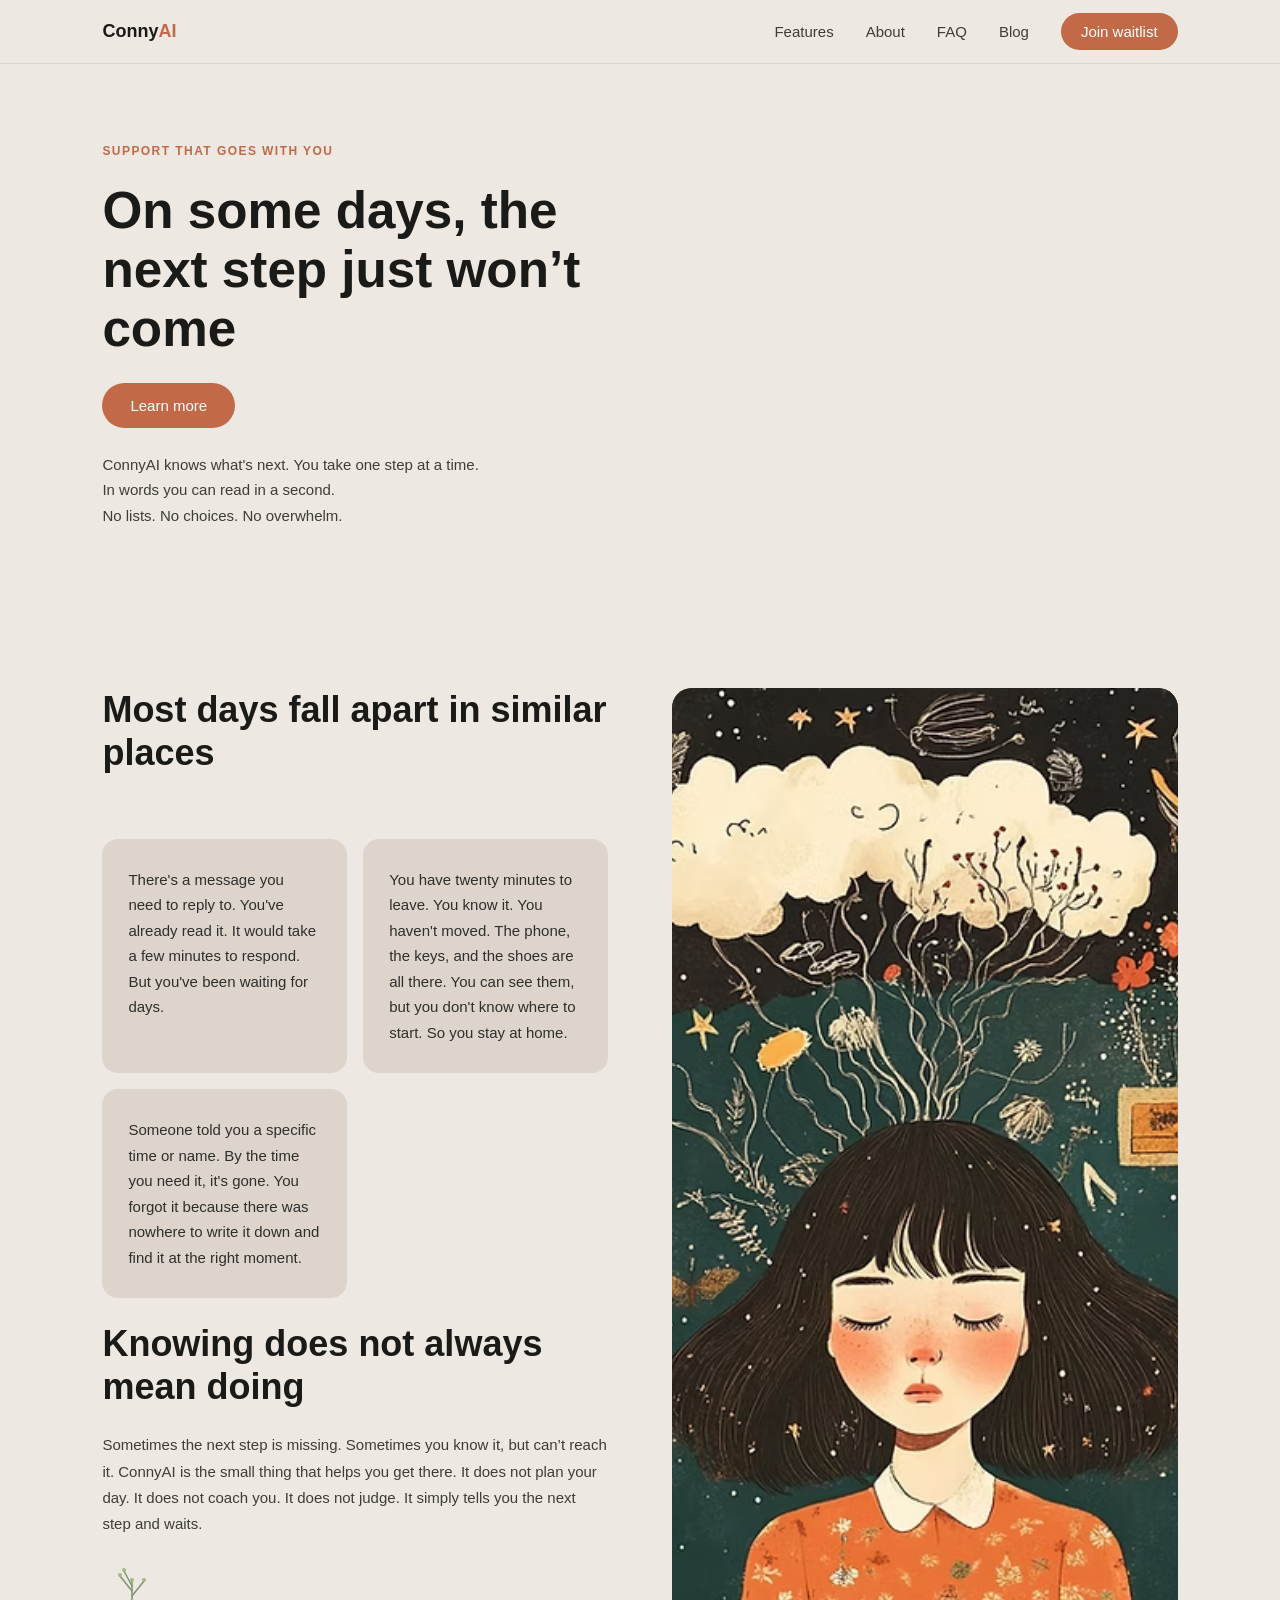
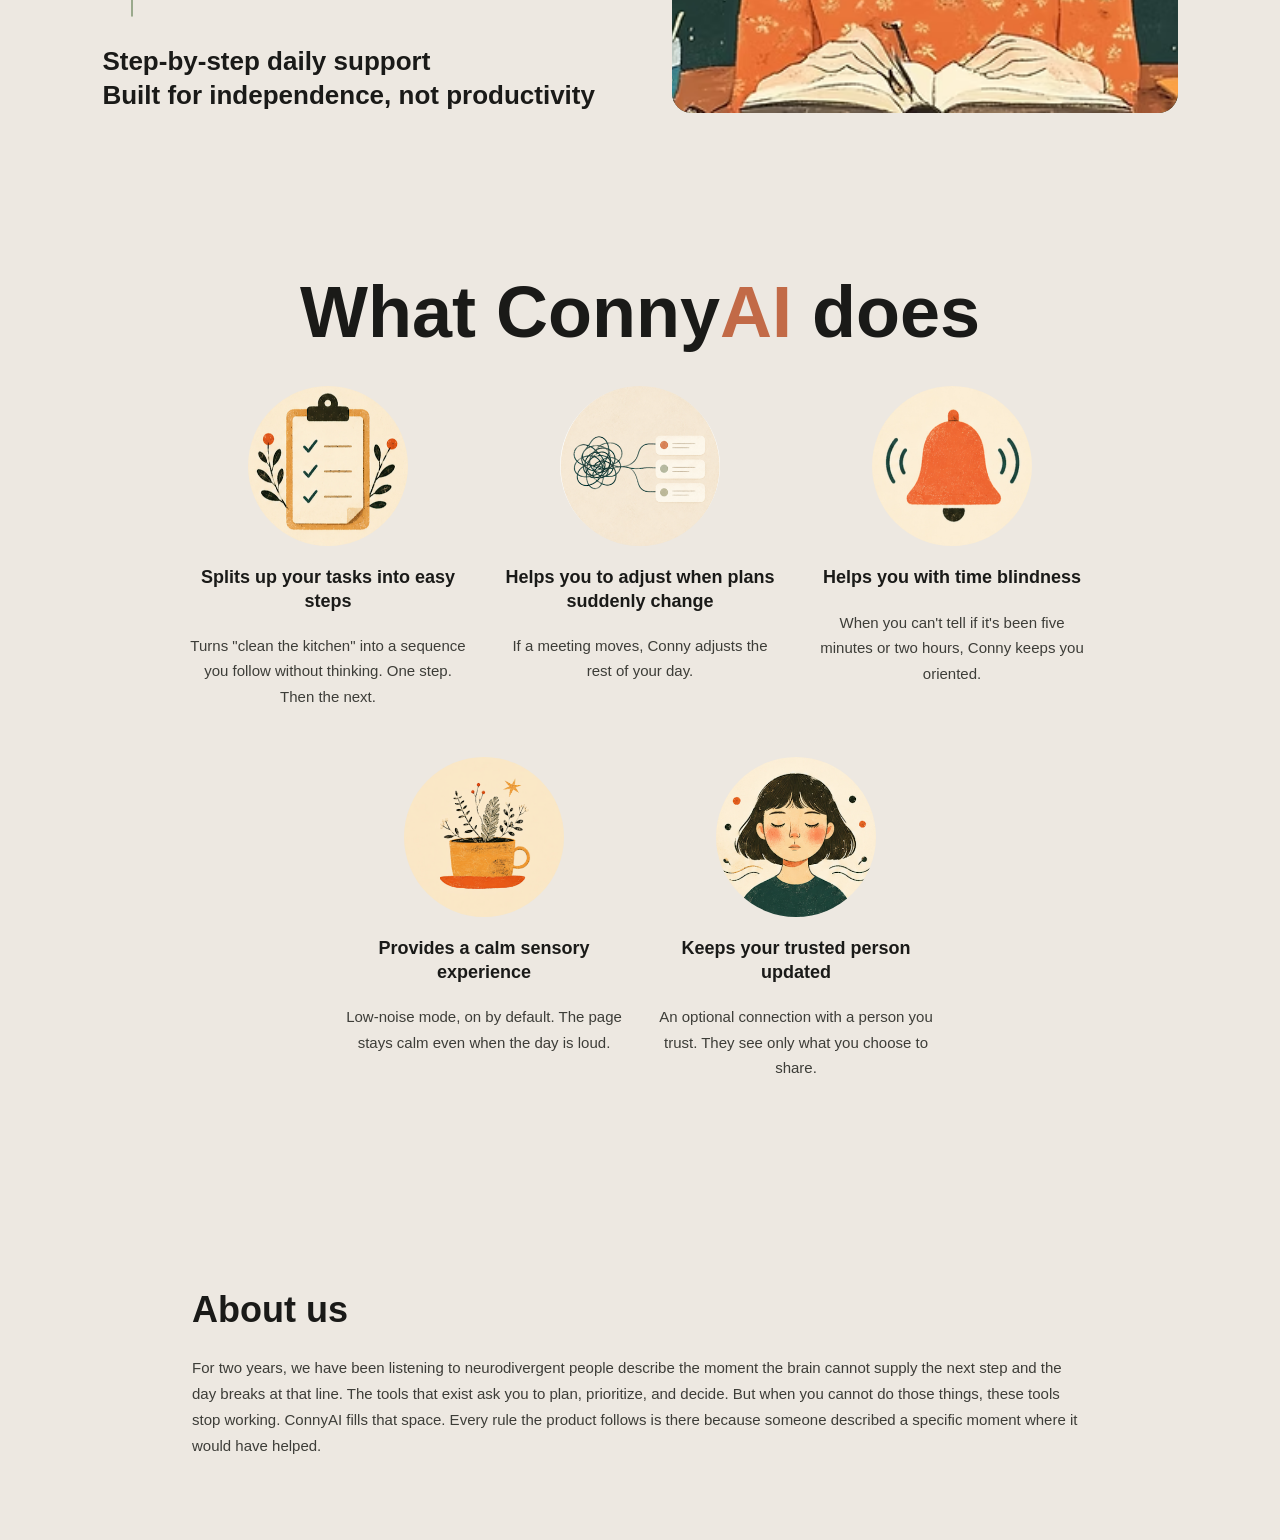
<file: index.html>
<!DOCTYPE html>
<html lang="en">
<head>
  <meta charset="UTF-8" />
  <meta name="viewport" content="width=device-width, initial-scale=1.0" />
  <title>ConnyAI</title>
  <link rel="stylesheet" href="style.css">
</head>
<body>

  <nav class="nav">
    <a href="index.html" class="nav__logo">Conny<span>AI</span></a>
  
    <button class="nav__toggle" aria-label="Toggle menu" onclick="this.nextElementSibling.classList.toggle('open')">
      <span></span>
      <span></span>
      <span></span>
    </button>
  
    <ul class="nav__links">
      <li><a href="index.html#features">Features</a></li>
      <li><a href="index.html#team">About</a></li>
      <li><a href="faq.html">FAQ</a></li>
      <li><a href="blog.html">Blog</a></li>
      <li><a href="signup.html" class="nav__cta">Join waitlist</a></li>
    </ul>
  </nav>

  <!-- Section 1: Hero -->
  <section class="hero">
    <div class="hero__content">
      <p class="hero__eyebrow">Support that goes with you</p>
      <h1 class="hero__headline"> On some days, the next step just won’t come</h1>
      <a href="index.html#features" class="hero__cta">Learn more</a>
      <p class="hero__body">
        ConnyAI knows what's next. You take one step at a time.<br>
        In words you can read in a second.<br>
        No lists. No choices. No overwhelm.
      </p>
    </div>
<!--    <div class="hero__visuals" aria-hidden="true">
      <img src="your_image.jpg" class="hero__image-placeholder">
    </div>
    -->
  </section>
  
  <!-- Section 2: About -->
  <section class="about">
    <div class="about__content">
      <h2 class="stories__headline">Most days fall apart in similar places</h2>
      <div class="stories__cards">
        <div class="stories__card">There's a message you need to reply to. You've already read it. It would take a few minutes to respond. But you've been waiting for days.</div>
        <div class="stories__card">You have twenty minutes to leave. You know it. You haven't moved. The phone, the keys, and the shoes are all there. You can see them, but you don't know where to start. So you stay at home.</div>
        <div class="stories__card">Someone told you a specific time or name. By the time you need it, it's gone. You forgot it because there was nowhere to write it down and find it at the right moment.</div>
      </div>
      <h2 class="about__headline">Knowing does not always mean doing</h2>
      <p class="about__body">Sometimes the next step is missing. Sometimes you know it, but can’t reach it. ConnyAI is the small thing that helps you get there.  It does not plan your day. It does not coach you. It does not judge. It simply tells you the next step and waits.</p>


      <svg class="about__icon" viewBox="0 0 60 60" fill="none" xmlns="http://www.w3.org/2000/svg" aria-hidden="true">
        <line x1="30" y1="55" x2="30" y2="20" stroke="#5a7a4a" stroke-width="1.5" stroke-linecap="round"/>
        <line x1="30" y1="30" x2="18" y2="15" stroke="#5a7a4a" stroke-width="1.5" stroke-linecap="round"/>
        <line x1="30" y1="35" x2="42" y2="20" stroke="#5a7a4a" stroke-width="1.5" stroke-linecap="round"/>
        <line x1="30" y1="25" x2="22" y2="10" stroke="#5a7a4a" stroke-width="1.5" stroke-linecap="round"/>
        <circle cx="18" cy="14" r="2" fill="#8aaa6a"/>
        <circle cx="42" cy="19" r="2" fill="#8aaa6a"/>
        <circle cx="22" cy="9" r="2" fill="#8aaa6a"/>
        <circle cx="30" cy="19" r="2" fill="#8aaa6a"/>
      </svg>
      <p class="about__closing">Step-by-step daily support<br>Built for independence, not productivity</p>
    </div>
  <div class="about__visual" aria-hidden="true">
    <img src="img/connygirl.avif" fetchpriority="high" alt="" class="about__image-placeholder">
  </div>
  </section>

  <!-- Section 3: Features -->
  <section id="features" class="features">
    <h2 class="features__headline">What Conny<span>AI</span> does</h2>
    <br>
    <div class="features__row">
      <div class="feature">
        <img src="img/small_steps.avif" loading="lazy" class="feature__image">
        <h3 class="feature__title">Splits up your tasks into easy steps</h3>
        <p class="feature__body">Turns "clean the kitchen" into a sequence you follow without thinking. One step. Then the next. </p>
      </div>
      <div class="feature">
        <img src="img/plan_change.avif" loading="lazy" class="feature__image">
        <h3 class="feature__title">Helps you to adjust when plans suddenly change</h3>
        <p class="feature__body">If a meeting moves, Conny adjusts the rest of your day.</p>
      </div>
      <div class="feature">
        <img src="img/time_blindness.avif" loading="lazy" class="feature__image">
        <h3 class="feature__title">Helps you with time blindness</h3>
        <p class="feature__body">When you can't tell if it's been five minutes or two hours, Conny keeps you oriented.</p>
      </div>
    </div>
    <div class="features__row">
      <div class="feature">
        <img src="img/sensory_calm.avif" loading="lazy" class="feature__image">
        <h3 class="feature__title">Provides a calm sensory experience</h3>
        <p class="feature__body">Low-noise mode, on by default. The page stays calm even when the day is loud.</p>
      </div>
      <div class="feature">
        <img src="img/caregiver_loop.avif" loading="lazy" class="feature__image">
        <h3 class="feature__title">Keeps your trusted person updated</h3>
        <p class="feature__body">An optional connection with a person you trust. They see only what you choose to share. </p>
      </div>
    </div>
  </section>



  <!-- Section: Team / About Us -->
  <section id="team" class="team">
    <h2 class="team__headline">About us</h2>
    <p class="team__body">For two years, we have been listening to neurodivergent people describe the moment the brain cannot supply the next step and the day breaks at that line. The tools that exist ask you to plan, prioritize, and decide. But when you cannot do those things, these tools stop working. ConnyAI fills that space. Every rule the product follows is there because someone described a specific moment where it would have helped.</p>
  </section>

</body>
</html>
</file>
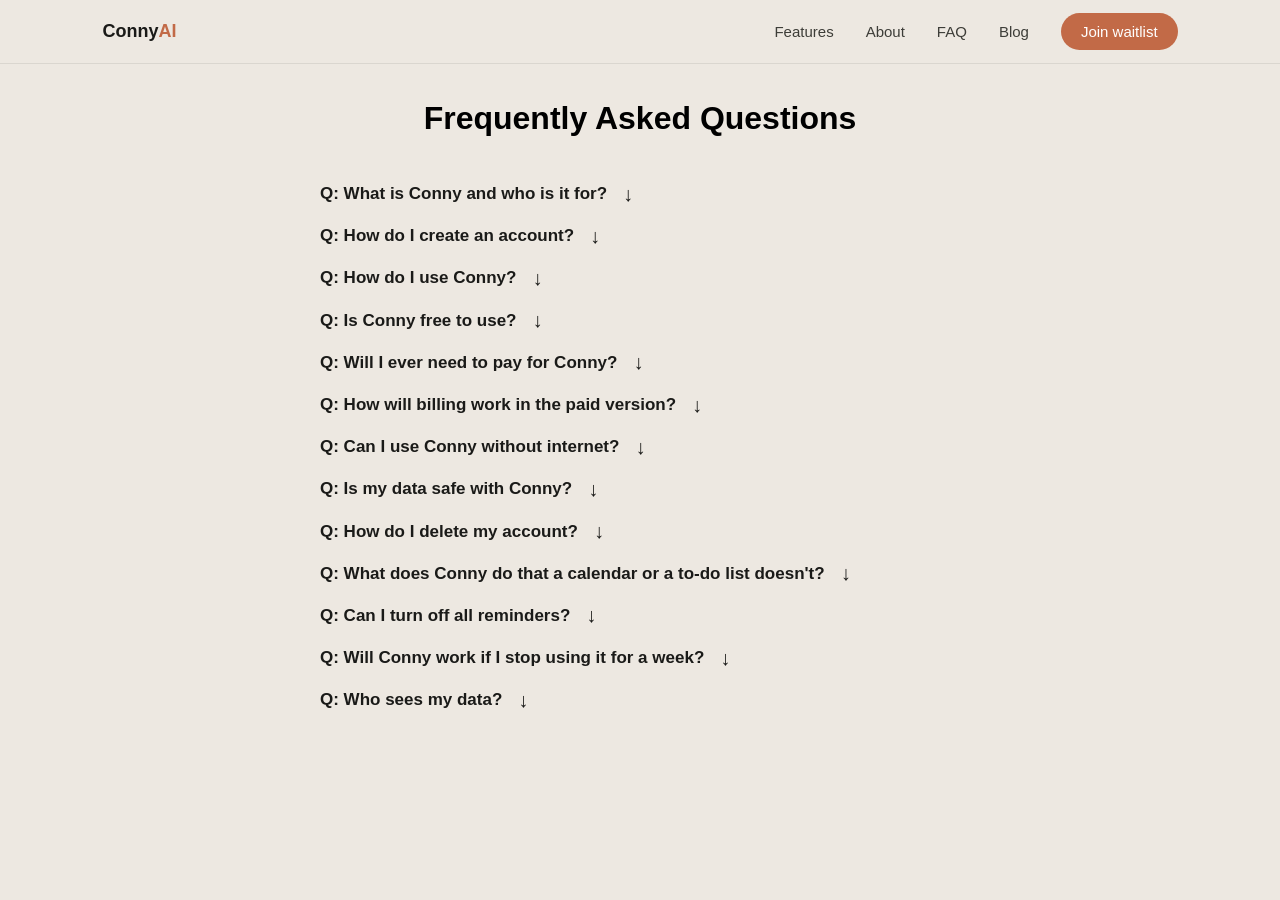
<file: faq.html>
<!DOCTYPE html>
<html lang="en">
<head>
  <meta charset="UTF-8" />
  <meta name="viewport" content="width=device-width, initial-scale=1.0" />
  <title>ConnyAI</title>
  <!-- <link rel="stylesheet" href="style.css"> !-->
  <link rel="stylesheet" href="style.css" media="print" onload="this.media='all'">
  <noscript><link rel="stylesheet" href="style.css"></noscript>
</head>
<body>

  <nav class="nav">
    <a href="index.html" class="nav__logo">Conny<span>AI</span></a>
  
    <button class="nav__toggle" aria-label="Toggle menu" onclick="this.nextElementSibling.classList.toggle('open')">
      <span></span>
      <span></span>
      <span></span>
    </button>
  
    <ul class="nav__links">
      <li><a href="index.html#features">Features</a></li>
      <li><a href="index.html#team">About</a></li>
      <li><a href="faq.html">FAQ</a></li>
      <li><a href="blog.html">Blog</a></li>
      <li><a href="signup.html" class="nav__cta">Join waitlist</a></li>
    </ul>
  </nav>

  <br><br>
  <h1 class="faq__h1">Frequently Asked Questions</h1>
  <br><br>


  <details class="faq__item">
  <summary class="faq__question">Q: What is Conny and who is it for?</summary>
  <p class="faq__answer">A: Conny is an AI companion built for neurodivergent individuals. It breaks down tasks into simple steps, adapts routines to your energy and sensory needs, and offers proactive, empathetic support and guidance.</p>
  </details>

  <details class="faq__item">
  <summary class="faq__question">Q: How do I create an account?</summary>
  <p class="faq__answer">A: Download the Conny app on Android, tap Create account, and register with your email or Google sign-in.</p>
  </details>

  <details class="faq__item">
  <summary class="faq__question">Q: How do I use Conny?</summary>
  <p class="faq__answer">A: Just tap the chat icon and say “Hello”, Conny will respond and guide you through setting up routines, checking your calendar, or anything else you need.</p>
  </details>

  <details class="faq__item">
  <summary class="faq__question">Q: Is Conny free to use?</summary>
  <p class="faq__answer">A: Yes, during our beta phase, all features are completely free with no credit card required.</p>
  </details>  

  <details class="faq__item">
  <summary class="faq__question">Q: Will I ever need to pay for Conny?</summary>
  <p class="faq__answer">A: We plan to introduce optional premium features in the future. You’ll receive at least 30 days’ notice before any paid plans launch.</p>
  </details>

  <details class="faq__item">
  <summary class="faq__question">Q: How will billing work in the paid version?</summary>
  <p class="faq__answer">A: We’ll support credit/debit cards and Google Pay, and you can easily manage or cancel your subscription in the app’s Settings.</p>
  </details>
  
  <details class="faq__item">
  <summary class="faq__question">Q: Can I use Conny without internet?</summary>
  <p class="faq__answer">A: Yes, basic routines and lists work offline. For AI chat and syncing data, you’ll need an internet connection.</p>
  </details>

  <details class="faq__item">
  <summary class="faq__question">Q: Is my data safe with Conny?</summary>
  <p class="faq__answer">A: Absolutely! Your data is encrypted both in transit and at rest, and we never sell your information to third parties.</p>
  </details>

  <details class="faq__item">
  <summary class="faq__question">Q: How do I delete my account?</summary>
  <p class="faq__answer">A: Go to Profile → Settings → Delete Account, confirm your choice, and all your data will be permanently removed from our servers.</p>
  </details>

  <details class="faq__item">
  <summary class="faq__question">Q: What does Conny do that a calendar or a to-do list doesn't?</summary>
  <p class="faq__answer">A: Calendars and lists show you everything at once. Conny shows you one thing. The cognitive load of picking, sequencing, and starting is what executive dysfunction makes hard. Conny absorbs that so you only face the doing.</p>
  </details>

  <details class="faq__item">
  <summary class="faq__question">Q: Can I turn off all reminders?</summary>
  <p class="faq__answer">A: Yes, completely. Conny is consent-based by design. You can use it purely as an on-demand source of the next step, or set a small number of check-ins per day (we cap it at five). There's a "Leave me alone" toggle that works instantly, no explanation required.</p>
  </details>

  <details class="faq__item">
  <summary class="faq__question">Q: Will Conny work if I stop using it for a week?</summary>
  <p class="faq__answer">A: Yes. There's no streak to break, no guilt message when you come back. You pick up exactly where it makes sense to pick up. Conny has no opinion about how often you use it.</p>
  </details>

  <details class="faq__item">
  <summary class="faq__question">Q: Who sees my data?</summary>
  <p class="faq__answer">A: By default, only you. Caregiver access is off unless you turn it on, and you choose what gets shared. We don't sell, aggregate, or profile your data. Full privacy terms are linked in the footer and we're happy to walk you through them.</p>
  </details>



  </body>
</html>
</file>
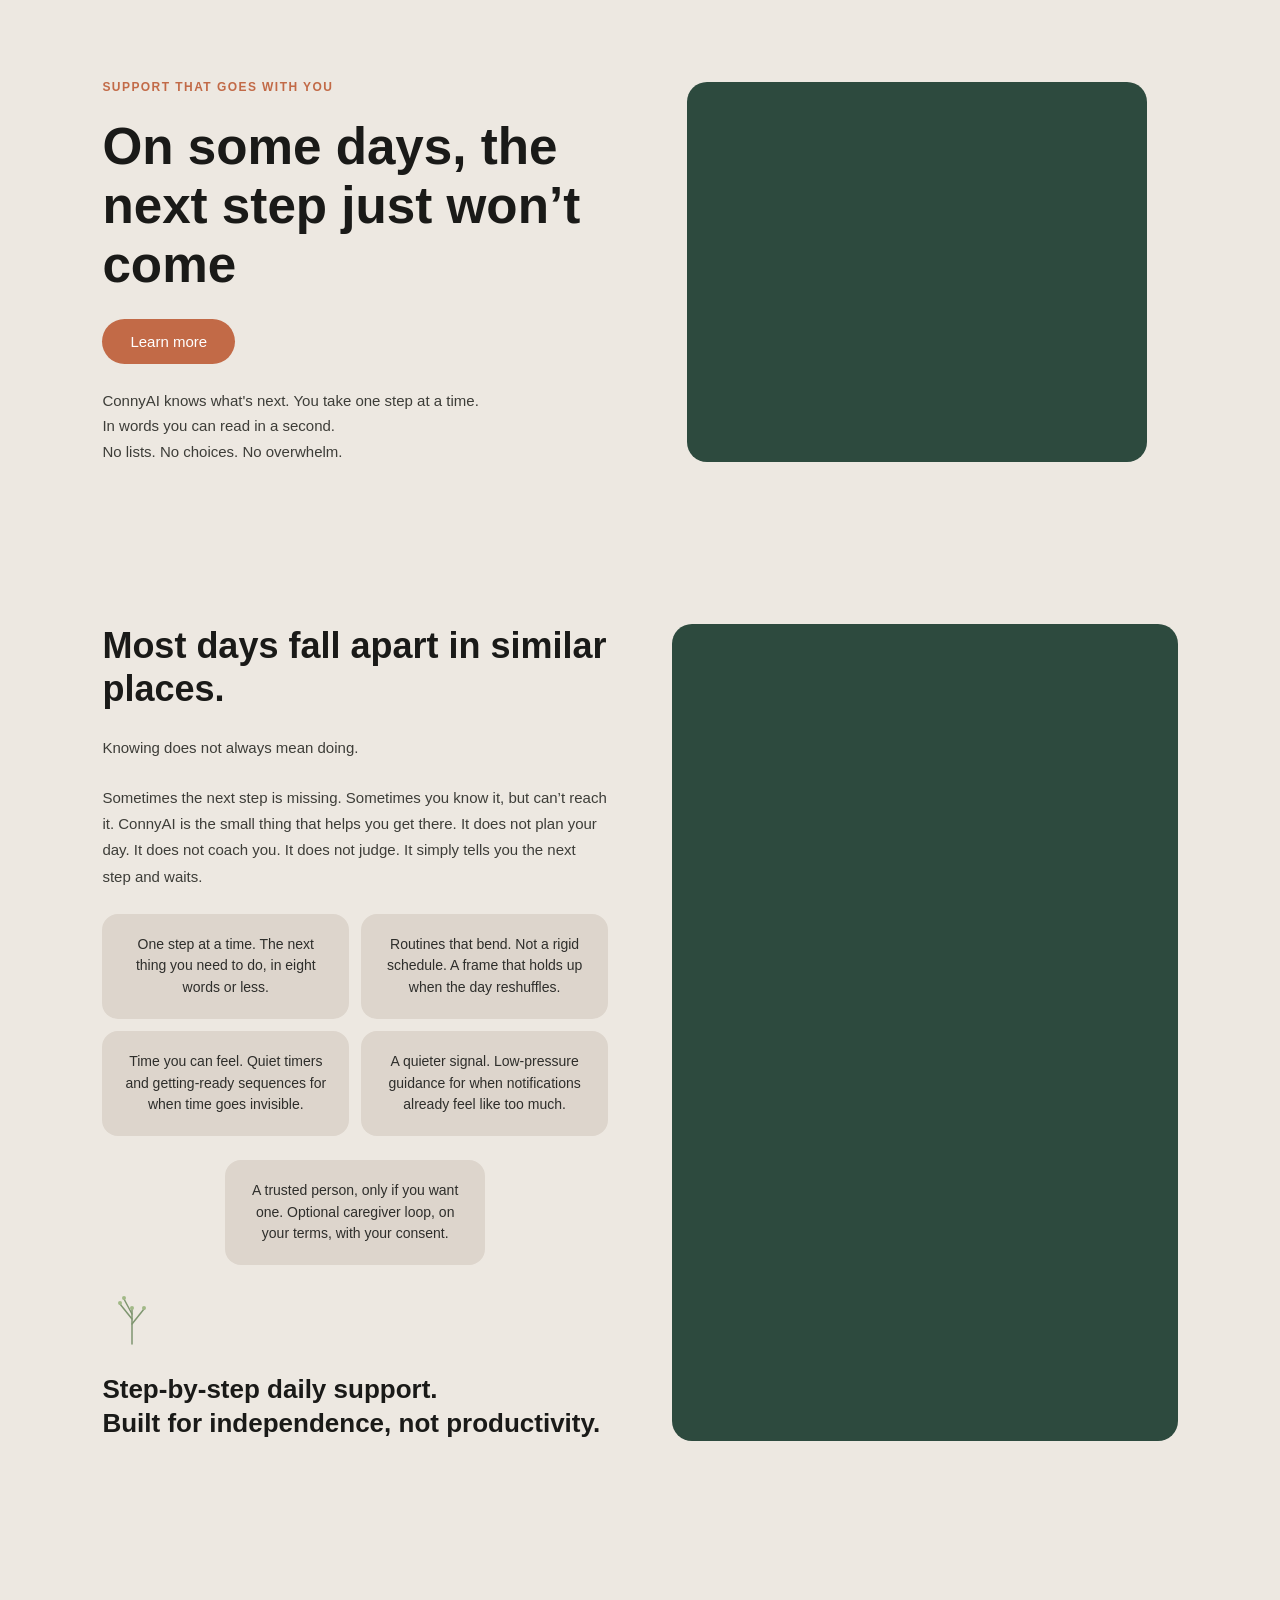
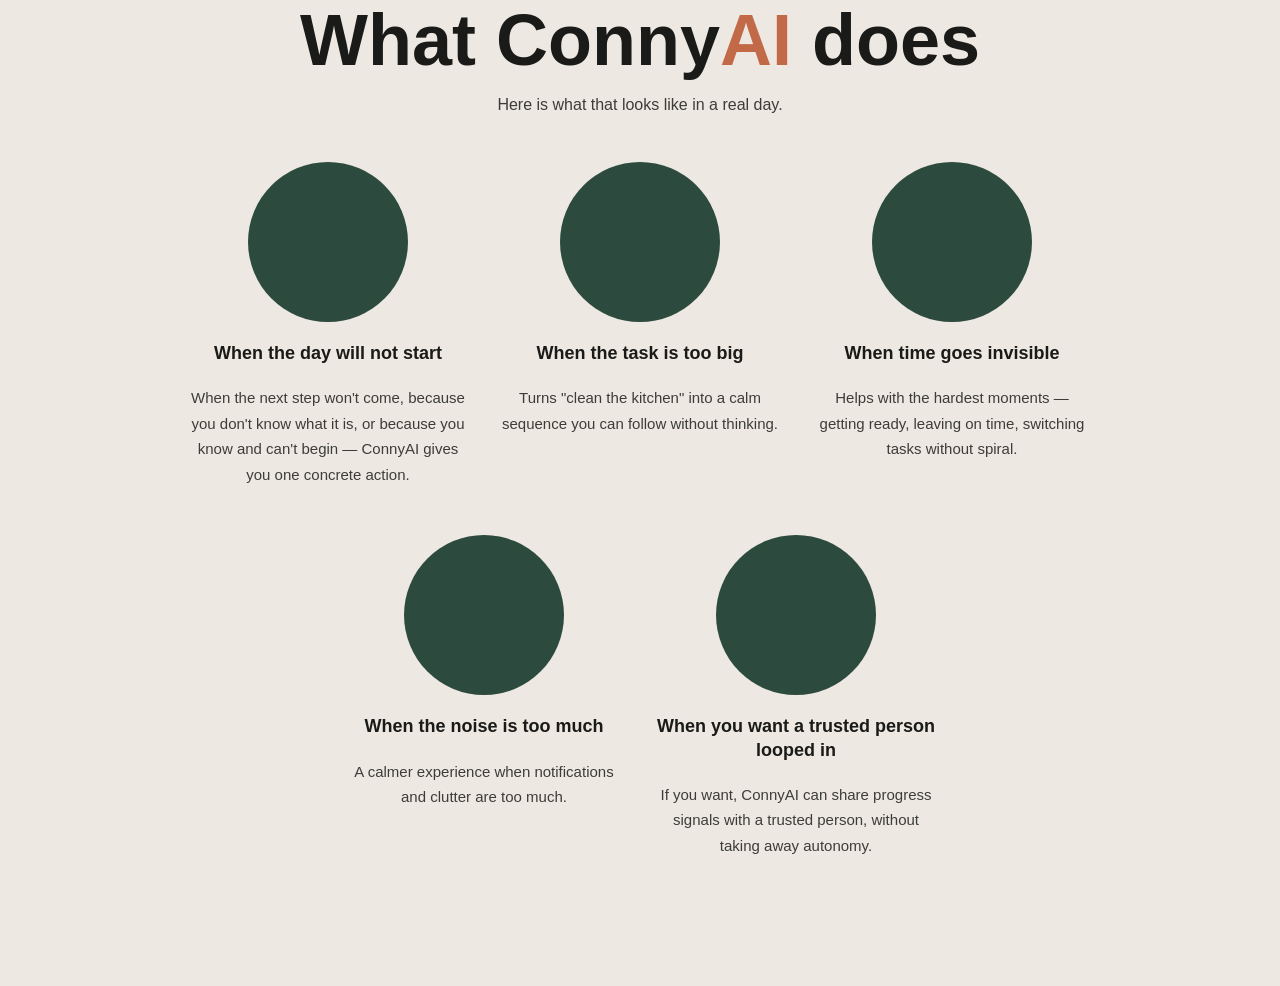
<file: index copy.html>
<!DOCTYPE html>
<html lang="en">
<head>
  <meta charset="UTF-8" />
  <meta name="viewport" content="width=device-width, initial-scale=1.0" />
  <title>ConnyAI</title>
  <style>
    *, *::before, *::after { box-sizing: border-box; margin: 0; padding: 0; }

    body {
      font-family: -apple-system, BlinkMacSystemFont, 'Segoe UI', sans-serif;
      background: #ede8e1;
    }

    /* ── Section 1: Hero ── */

    section.hero {
      background: #ede8e1;
      min-height: 520px;
      display: grid;
      grid-template-columns: 1fr 1fr;
      align-items: center;
      gap: 2rem;
      padding: 80px 8%;
    }

    .hero__content {
      display: flex;
      flex-direction: column;
      gap: 1.5rem;
    }

    .hero__eyebrow {
      font-size: 12px;
      font-weight: 600;
      letter-spacing: 0.12em;
      text-transform: uppercase;
      color: #c26a47;
    }

    .hero__headline {
      font-size: clamp(32px, 4vw, 52px);
      font-weight: 700;
      line-height: 1.15;
      color: #1a1a18;
      max-width: 520px;
    }

    .hero__cta {
      display: inline-block;
      background: #c26a47;
      color: #fff;
      font-size: 15px;
      font-weight: 500;
      text-decoration: none;
      padding: 14px 28px;
      border-radius: 50px;
      width: fit-content;
      transition: background 0.2s;
    }

    .hero__cta:hover { background: #a8552e; }

    .hero__body {
      font-size: 15px;
      line-height: 1.7;
      color: #3d3d38;
      max-width: 500px;
    }

    .hero__visuals {
      display: flex;
      justify-content: center;
      align-items: center;
    }

    .hero__image-placeholder {
      width: 100%;
      max-width: 460px;
      height: 380px;
      background: #2d4a3e;
      border-radius: 20px;
    }

    /* ── Section 2: About ── */

    section.about {
      background: #ede8e1;
      display: grid;
      grid-template-columns: 1fr 1fr;
      align-items: start;
      gap: 4rem;
      padding: 80px 8%;
    }

    .about__content {
      display: flex;
      flex-direction: column;
      gap: 1.5rem;
    }

    .about__headline {
      font-size: clamp(24px, 3vw, 36px);
      font-weight: 700;
      line-height: 1.2;
      color: #1a1a18;
    }

    .about__body {
      font-size: 15px;
      line-height: 1.75;
      color: #3d3d38;
    }

    .about__cards {
      display: grid;
      grid-template-columns: 1fr 1fr;
      gap: 12px;
    }

    .card {
      background: #ddd5cc;
      border-radius: 16px;
      padding: 20px 22px;
      font-size: 14px;
      line-height: 1.55;
      color: #2e2e2b;
      text-align: center;
    }

    .about__cards-bottom {
      display: flex;
      justify-content: center;
    }

    .card--single {
      max-width: 260px;
      width: 100%;
    }

    .about__icon {
      width: 60px;
      opacity: 0.75;
    }

    .about__closing {
      font-size: clamp(18px, 2.5vw, 26px);
      font-weight: 700;
      line-height: 1.3;
      color: #1a1a18;
    }

    .about__image-placeholder {
      width: 100%;
      height: 100%;
      min-height: 700px;
      background: #2d4a3e;
      border-radius: 20px;
    }

    .about__visual {
      display: contents;
    }

    /* ── Section 3: Features ── */

    section.features {
      background: #ede8e1;
      padding: 80px 8%;
      text-align: center;
    }

    .features__headline {
      font-size: clamp(36px, 6vw, 72px);
      font-weight: 700;
      line-height: 1.1;
      color: #1a1a18;
      margin-bottom: 1rem;
    }

    .features__headline span {
      color: #c26a47;
    }

    .features__subtitle {
      font-size: 16px;
      color: #3d3d38;
      margin-bottom: 3rem;
    }

    .features__row {
      display: flex;
      justify-content: center;
      gap: 2rem;
      margin-bottom: 3rem;
      flex-wrap: wrap;
    }

    .feature {
      display: flex;
      flex-direction: column;
      align-items: center;
      gap: 1.25rem;
      max-width: 280px;
      flex: 1 1 200px;
    }

    .feature__image {
      width: 160px;
      height: 160px;
      border-radius: 50%;
      background: #2d4a3e;
      flex-shrink: 0;
    }

    .feature__title {
      font-size: 18px;
      font-weight: 700;
      color: #1a1a18;
      line-height: 1.3;
    }

    .feature__body {
      font-size: 15px;
      line-height: 1.7;
      color: #3d3d38;
    }

    /* ── Responsive ── */

    @media (max-width: 768px) {
      section.hero {
        grid-template-columns: 1fr;
        padding: 60px 6%;
        text-align: center;
      }

      .hero__headline,
      .hero__body { max-width: 100%; }

      .hero__cta { align-self: center; }

      .hero__image-placeholder { height: 260px; }

      section.about {
        grid-template-columns: 1fr;
        padding: 60px 6%;
        gap: 2.5rem;
      }

      .about__visual {
        display: block;
        order: -1;
      }

      .about__image-placeholder { min-height: 320px; }
    }

    @media (max-width: 680px) {
      .features__row {
        flex-direction: column;
        align-items: center;
      }

      .feature { max-width: 100%; }
    }
  </style>
</head>
<body>

  <!-- Section 1: Hero -->
  <section class="hero">
    <div class="hero__content">
      <p class="hero__eyebrow">Support that goes with you</p>
      <h1 class="hero__headline"> On some days, the next step just won’t come</h1>
      <a href="#" class="hero__cta">Learn more</a>
      <p class="hero__body">
        ConnyAI knows what's next. You take one step at a time.<br>
        In words you can read in a second.<br>
        No lists. No choices. No overwhelm.
      </p>
    </div>
    <div class="hero__visuals" aria-hidden="true">
      <div class="hero__image-placeholder"></div>
    </div>
  </section>

  <!-- Section 2: About -->
  <section class="about">
    <div class="about__content">
      <h2 class="about__headline"> Most days fall apart in similar places.</h2>
      <p class="about__body">Knowing does not always mean doing.</p>
      <p class="about__body">Sometimes the next step is missing. Sometimes you know it, but can’t reach it. ConnyAI is the small thing that helps you get there.  It does not plan your day. It does not coach you. It does not judge. It simply tells you the next step and waits.</p>
      <div class="about__cards">
        <div class="card">One step at a time. The next thing you need to do, in eight words or less.</div>
        <div class="card">Routines that bend. Not a rigid schedule. A frame that holds up when the day reshuffles.</div>
        <div class="card">Time you can feel. Quiet timers and getting-ready sequences for when time goes invisible.</div>
        <div class="card">A quieter signal. Low-pressure guidance for when notifications already feel like too much.</div>
      </div>
      <div class="about__cards-bottom">
        <div class="card card--single">A trusted person, only if you want one. Optional caregiver loop, on your terms, with your consent.</div>
      </div>
      <svg class="about__icon" viewBox="0 0 60 60" fill="none" xmlns="http://www.w3.org/2000/svg" aria-hidden="true">
        <line x1="30" y1="55" x2="30" y2="20" stroke="#5a7a4a" stroke-width="1.5" stroke-linecap="round"/>
        <line x1="30" y1="30" x2="18" y2="15" stroke="#5a7a4a" stroke-width="1.5" stroke-linecap="round"/>
        <line x1="30" y1="35" x2="42" y2="20" stroke="#5a7a4a" stroke-width="1.5" stroke-linecap="round"/>
        <line x1="30" y1="25" x2="22" y2="10" stroke="#5a7a4a" stroke-width="1.5" stroke-linecap="round"/>
        <circle cx="18" cy="14" r="2" fill="#8aaa6a"/>
        <circle cx="42" cy="19" r="2" fill="#8aaa6a"/>
        <circle cx="22" cy="9" r="2" fill="#8aaa6a"/>
        <circle cx="30" cy="19" r="2" fill="#8aaa6a"/>
      </svg>
      <p class="about__closing">Step-by-step daily support.<br>Built for independence, not productivity.</p>
    </div>
    <div class="about__visual" aria-hidden="true">
      <div class="about__image-placeholder"></div>
    </div>
  </section>

  <!-- Section 3: Features -->
  <section class="features">
    <h2 class="features__headline">What Conny<span>AI</span> does</h2>
    <p class="features__subtitle">Here is what that looks like in a real day.</p>
    <div class="features__row">
      <div class="feature">
        <div class="feature__image"></div>
        <h3 class="feature__title">When the day will not start</h3>
        <p class="feature__body">When the next step won't come, because you don't know what it is, or because you know and can't begin — ConnyAI gives you one concrete action.</p>
      </div>
      <div class="feature">
        <div class="feature__image"></div>
        <h3 class="feature__title">When the task is too big</h3>
        <p class="feature__body">Turns "clean the kitchen" into a calm sequence you can follow without thinking.</p>
      </div>
      <div class="feature">
        <div class="feature__image"></div>
        <h3 class="feature__title">When time goes invisible</h3>
        <p class="feature__body">Helps with the hardest moments — getting ready, leaving on time, switching tasks without spiral.</p>
      </div>
    </div>
    <div class="features__row">
      <div class="feature">
        <div class="feature__image"></div>
        <h3 class="feature__title">When the noise is too much</h3>
        <p class="feature__body">A calmer experience when notifications and clutter are too much.</p>
      </div>
      <div class="feature">
        <div class="feature__image"></div>
        <h3 class="feature__title">When you want a trusted person looped in</h3>
        <p class="feature__body">If you want, ConnyAI can share progress signals with a trusted person, without taking away autonomy.</p>
      </div>
    </div>
  </section>

</body>
</html>
</file>
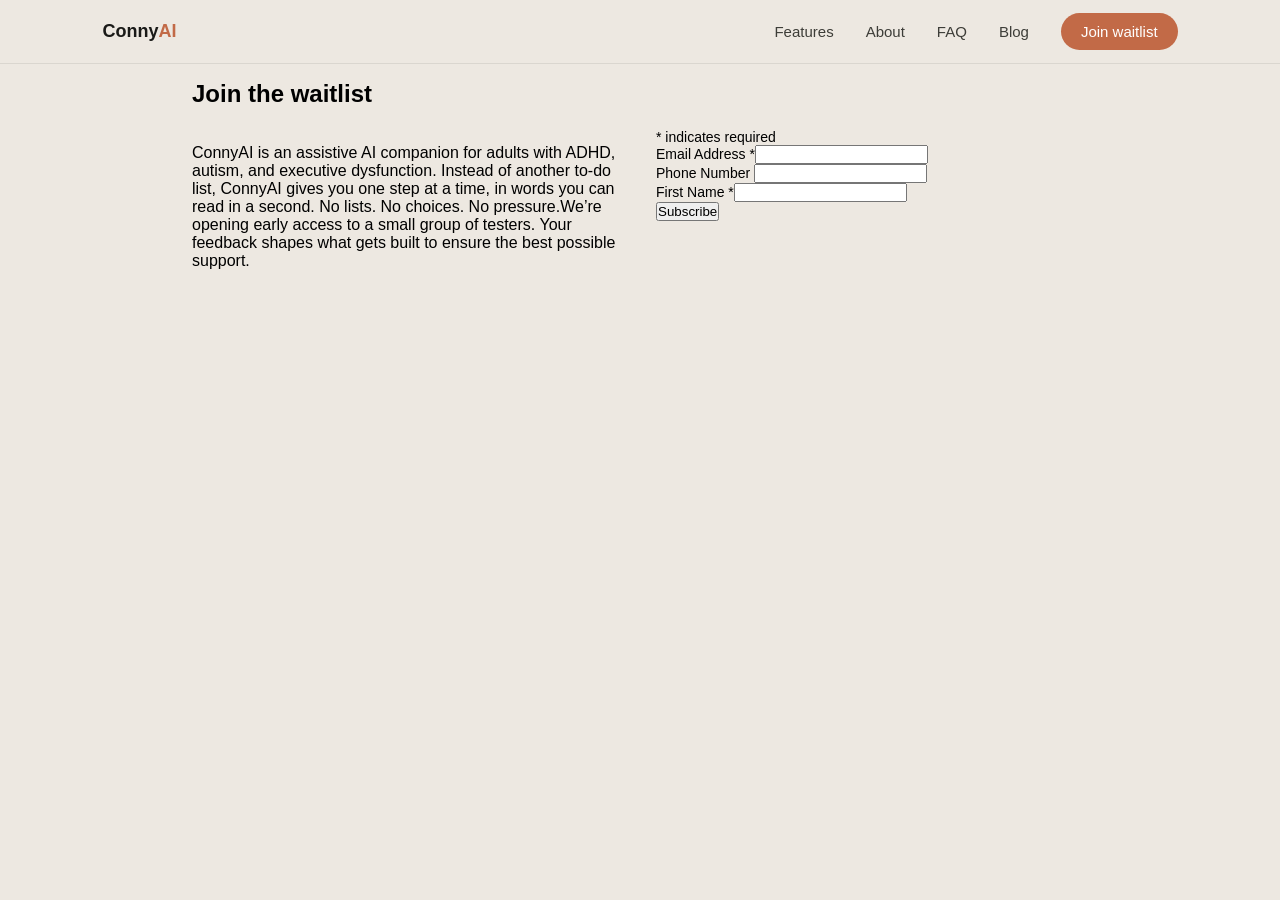
<file: signup.html>
<!DOCTYPE html>
<html lang="en">
<head>
  <meta charset="UTF-8" />
  <meta name="viewport" content="width=device-width, initial-scale=1.0" />
  <title>ConnyAI</title>
  <link rel="stylesheet" href="style.css">
</head>
<body>

  <nav class="nav">
    <a href="index.html" class="nav__logo">Conny<span>AI</span></a>
  
    <button class="nav__toggle" aria-label="Toggle menu" onclick="this.nextElementSibling.classList.toggle('open')">
      <span></span>
      <span></span>
      <span></span>
    </button>
  
    <ul class="nav__links">
      <li><a href="index.html#features">Features</a></li>
      <li><a href="index.html#team">About</a></li>
      <li><a href="faq.html">FAQ</a></li>
      <li><a href="blog.html">Blog</a></li>
      <li><a href="signup.html" class="nav__cta">Join waitlist</a></li>
    </ul>
  </nav>




<section class="signup__page">

<div class=".signup__text"> <h2>Join the waitlist</h2><br><br>
ConnyAI is an assistive AI companion for adults with ADHD, autism, and executive dysfunction.

Instead of another to-do list, ConnyAI gives you one step at a time, in words you can read in a second. No lists. No choices. No pressure.

​

We’re opening early access to a small group of testers. Your feedback shapes what gets built to ensure the best possible support.

</div>

<div>  
<div id="mc_embed_shell">
      <link href="//cdn-images.mailchimp.com/embedcode/classic-061523.css" rel="stylesheet" type="text/css">

<div id="mc_embed_signup">
    <form action="https://conny.us17.list-manage.com/subscribe/post?u=80009553890fcd4ce2a829a18&amp;id=b71b823946&amp;f_id=00f94ee0f0" method="post" id="mc-embedded-subscribe-form" name="mc-embedded-subscribe-form" class="validate" target="_blank">
        <div id="mc_embed_signup_scroll">
            <div class="indicates-required"><span class="asterisk">*</span> indicates required</div>
            <div class="mc-field-group"><label for="mce-EMAIL">Email Address <span class="asterisk">*</span></label><input type="email" name="EMAIL" class="required email" id="mce-EMAIL" required="" value=""></div><div class="mc-field-group"><label for="mce-PHONE">Phone Number </label><input type="text" name="PHONE" class="REQ_CSS" id="mce-PHONE" value=""></div><div class="mc-field-group"><label for="mce-FNAME">First Name <span class="asterisk">*</span></label><input type="text" name="FNAME" class="required text" id="mce-FNAME" required="" value=""></div>
        <div id="mce-responses" class="clear">
            <div class="response" id="mce-error-response" style="display: none;"></div>
            <div class="response" id="mce-success-response" style="display: none;"></div>
        </div><div aria-hidden="true" style="position: absolute; left: -5000px;"><input type="text" name="b_80009553890fcd4ce2a829a18_b71b823946" tabindex="-1" value=""></div><div class="clear"><input type="submit" name="subscribe" id="mc-embedded-subscribe" class="button" value="Subscribe"></div>
    </div>
</form>
</div>
<script type="text/javascript" src="//s3.amazonaws.com/downloads.mailchimp.com/js/mc-validate.js"></script><script type="text/javascript" src="//s3.amazonaws.com/downloads.mailchimp.com/js/mc-sms-phone.js"></script><script type="text/javascript">(function($) {window.fnames = new Array(); window.ftypes = new Array();fnames[0]='EMAIL';ftypes[0]='email';fnames[4]='PHONE';ftypes[4]='phone';fnames[1]='FNAME';ftypes[1]='text';fnames[2]='LNAME';ftypes[2]='text';fnames[3]='ADDRESS';ftypes[3]='address';fnames[5]='BIRTHDAY';ftypes[5]='birthday';fnames[6]='COMPANY';ftypes[6]='text';}(jQuery));var $mcj = jQuery.noConflict(true);
    // SMS Phone Multi-Country Functionality
    if(!window.MC) {
      window.MC = {};
    }
    window.MC.smsPhoneData = {
      defaultCountryCode: 'LV',
      programs: [],
      smsProgramDataCountryNames: []
    };

    function getCountryUnicodeFlag(countryCode) {
       return countryCode.toUpperCase().replace(/./g, (char) => String.fromCodePoint(char.charCodeAt(0) + 127397))
    };

    // HTML sanitization function to prevent XSS
    function sanitizeHtml(str) {
      if (typeof str !== 'string') return '';
      return str
        .replace(/&/g, '&amp;')
        .replace(/</g, '&lt;')
        .replace(/>/g, '&gt;')
        .replace(/"/g, '&quot;')
        .replace(/'/g, '&#x27;')
        .replace(/\//g, '&#x2F;');
    }

    // URL sanitization function to prevent javascript: and data: URLs
    function sanitizeUrl(url) {
      if (typeof url !== 'string') return '';
      const trimmedUrl = url.trim().toLowerCase();
      if (trimmedUrl.startsWith('javascript:') || trimmedUrl.startsWith('data:') || trimmedUrl.startsWith('vbscript:')) {
        return '#';
      }
      return url;
    }

    const getBrowserLanguage = () => {
      if (!window?.navigator?.language?.split('-')[1]) {
        return window?.navigator?.language?.toUpperCase();
      }
      return window?.navigator?.language?.split('-')[1];
    };

    
    // getBrowserLanguageCode() and getSmsProgramForCountryAndLanguage() are provided globally
    // by the external mc-sms-phone.js script loaded alongside this inline form script.

    function getDefaultCountryProgram(defaultCountryCode, smsProgramData) {
      if (!smsProgramData || smsProgramData.length === 0) {
        return null;
      }
      var browserCountryCode = getBrowserLanguage();
      var browserLangCode = getBrowserLanguageCode();
      if (browserCountryCode) {
        var match = getSmsProgramForCountryAndLanguage(smsProgramData, browserCountryCode, browserLangCode);
        if (match) { return match; }
      }
      if (defaultCountryCode) {
        var match = getSmsProgramForCountryAndLanguage(smsProgramData, defaultCountryCode, browserLangCode);
        if (match) { return match; }
      }
      return smsProgramData[0];
    }

    function updateSmsLegalText(countryCode, fieldName) {
      if (!countryCode || !fieldName) {
        return;
      }
      var programs = window?.MC?.smsPhoneData?.programs;
      if (!programs || !Array.isArray(programs)) {
        return;
      }
      var browserLangCode = getBrowserLanguageCode();
      var program = getSmsProgramForCountryAndLanguage(programs, countryCode, browserLangCode);
      if (!program || !program.requiredTemplate) {
        return;
      }
    
      
      var smsConsentHtmlRenderingFixEnabled = true;
      
      const legalTextElement = document.querySelector('#legal-text-' + fieldName);
      if (!legalTextElement) {
        return;
      }
      
      const divRegex = new RegExp('</?[div][^>]*>', 'gi');
      const blockWrapperRegex = new RegExp('</?(?:div|p)[^>]*>', 'gi');
      const fullAnchorRegex = new RegExp('<a.*?</a>', 'g');
      const anchorRegex = new RegExp('<a href="(.*?)" target="(.*?)">(.*?)</a>');
      
      const template = smsConsentHtmlRenderingFixEnabled
        ? program.requiredTemplate
            .replace(/<\/p>\s*<p[^>]*>/gi, ' ')
            .replace(blockWrapperRegex, '')
        : program.requiredTemplate.replace(divRegex, '');
      
      

      legalTextElement.textContent = '';
      const parts = template.split(/(<a href=".*?"(?: target=".*?")?>.*?<\/a>)/g);
      parts.forEach(function(part) {
        if (!part) {
          return;
        }
        const anchorMatch = part.match(/<a href="(.*?)"(?: target="(.*?)")?>(.+?)<\/a>/);
        if (anchorMatch) {
          const linkElement = document.createElement('a');
          linkElement.href = sanitizeUrl(anchorMatch[1]);
          linkElement.target = anchorMatch[2] ? sanitizeHtml(anchorMatch[2]) : '_blank';
          linkElement.rel = 'noopener noreferrer';
          linkElement.textContent = sanitizeHtml(anchorMatch[3]);
          legalTextElement.appendChild(linkElement);
        } else {
          legalTextElement.appendChild(document.createTextNode(part));
        }
      });
          
    }

    function generateDropdownOptions(smsProgramData) {
      if (!smsProgramData || smsProgramData.length === 0) {
        return '';
      }

      var programs = true
        ? smsProgramData.filter(function(p, i, arr) {
            return arr.findIndex(function(q) { return q.countryCode === p.countryCode; }) === i;
          })
        : smsProgramData;
      
      return programs.map(program => {
        const flag = getCountryUnicodeFlag(program.countryCode);
        const countryName = getCountryName(program.countryCode);
        const callingCode = program.countryCallingCode || '';
        // Sanitize all values to prevent XSS
        const sanitizedCountryCode = sanitizeHtml(program.countryCode || '');
        const sanitizedCountryName = sanitizeHtml(countryName || '');
        const sanitizedCallingCode = sanitizeHtml(callingCode || '');
        return '<option value="' + sanitizedCountryCode + '">' + sanitizedCountryName + ' ' + sanitizedCallingCode + '</option>';
      }).join('');
    }

    function getCountryName(countryCode) {
      if (window.MC?.smsPhoneData?.smsProgramDataCountryNames && Array.isArray(window.MC.smsPhoneData.smsProgramDataCountryNames)) {
        for (let i = 0; i < window.MC.smsPhoneData.smsProgramDataCountryNames.length; i++) {
          if (window.MC.smsPhoneData.smsProgramDataCountryNames[i].code === countryCode) {
            return window.MC.smsPhoneData.smsProgramDataCountryNames[i].name;
          }
        }
      }
      return countryCode;
    }

    function getDefaultPlaceholder(countryCode) {
      if (!countryCode || typeof countryCode !== 'string') {
        return '+1 000 000 0000'; // Default US placeholder
      }
      
            var mockPlaceholders = [
        {
          countryCode: 'US',
          placeholder: '+1 000 000 0000',
          helpText: 'Include the US country code +1 before the phone number',
        },
        {
          countryCode: 'GB',
          placeholder: '+44 0000 000000',
          helpText: 'Include the GB country code +44 before the phone number',
        },
        {
          countryCode: 'CA',
          placeholder: '+1 000 000 0000',
          helpText: 'Include the CA country code +1 before the phone number',
        },
        {
          countryCode: 'AU',
          placeholder: '+61 000 000 000',
          helpText: 'Include the AU country code +61 before the phone number',
        },
        {
          countryCode: 'DE',
          placeholder: '+49 000 0000000',
          helpText: 'Fügen Sie vor der Telefonnummer die DE-Ländervorwahl +49 ein',
        },
        {
          countryCode: 'FR',
          placeholder: '+33 0 00 00 00 00',
          helpText: 'Incluez le code pays FR +33 avant le numéro de téléphone',
        },
        {
          countryCode: 'ES',
          placeholder: '+34 000 000 000',
          helpText: 'Incluya el código de país ES +34 antes del número de teléfono',
        },
        {
          countryCode: 'NL',
          placeholder: '+31 0 00000000',
          helpText: 'Voeg de NL-landcode +31 toe vóór het telefoonnummer',
        },
        {
          countryCode: 'BE',
          placeholder: '+32 000 00 00 00',
          helpText: 'Incluez le code pays BE +32 avant le numéro de téléphone',
        },
        {
          countryCode: 'CH',
          placeholder: '+41 00 000 00 00',
          helpText: 'Fügen Sie vor der Telefonnummer die CH-Ländervorwahl +41 ein',
        },
        {
          countryCode: 'AT',
          placeholder: '+43 000 000 0000',
          helpText: 'Fügen Sie vor der Telefonnummer die AT-Ländervorwahl +43 ein',
        },
        {
          countryCode: 'IE',
          placeholder: '+353 00 000 0000',
          helpText: 'Include the IE country code +353 before the phone number',
        },
        {
          countryCode: 'IT',
          placeholder: '+39 000 000 0000',
          helpText: 'Includere il prefisso internazionale IT +39 prima del numero di telefono',
        },
        {
          countryCode: 'NO',
          placeholder: '+47 000 00 000',
          helpText: 'Inkluder NO landskode +47 før telefonnummeret',
        },
        {
          countryCode: 'SE',
          placeholder: '+46 00 000 00 00',
          helpText: 'Inkludera SE landskod +46 före telefonnumret',
        },
        {
          countryCode: 'DK',
          placeholder: '+45 00 00 00 00',
          helpText: 'Inkluder DK landekode +45 før telefonnummeret',
        },
        {
          countryCode: 'FI',
          placeholder: '+358 00 000 0000',
          helpText: 'Sisällytä FI-maakoodi +358 ennen puhelinnumeroa',
        },
        {
          countryCode: 'EE',
          placeholder: '+372 0000 0000',
          helpText: 'Lisage EE riigikood +372 telefoninumbri ette',
        },
        {
          countryCode: 'PL',
          placeholder: '+48 000 000 000',
          helpText: 'Podaj numer kierunkowy PL +48 przed numerem telefonu',
        },
        {
          countryCode: 'SK',
          placeholder: '+421 000 000 000',
          helpText: 'Pred telefónne číslo uveďte kód krajiny SK +421',
        },
        {
          countryCode: 'LV',
          placeholder: '+371 0000 0000',
          helpText: 'Iekļaujiet LV valsts kodu +371 pirms tālruņa numura',
        },
        {
          countryCode: 'LT',
          placeholder: '+370 0000 0000',
          helpText: 'Įtraukite LT šalies kodą +370 prieš telefono numerį',
        },
        {
          countryCode: 'GR',
          placeholder: '+30 000 000 0000',
          helpText: 'Συμπεριλάβετε τον κωδικό χώρας GR +30 πριν από τον αριθμό τηλεφώνου',
        },
        {
          countryCode: 'PT',
          placeholder: '+351 000 000 000',
          helpText: 'Inclua o código de país PT +351 antes do número de telefone',
        },
        {
          countryCode: 'HR',
          placeholder: '+385 00 000 0000',
          helpText: 'Uključite HR pozivni broj države +385 prije telefonskog broja',
        },
        {
          countryCode: 'SI',
          placeholder: '+386 00 000 000',
          helpText: 'Vključite SI kodo države +386 pred telefonsko številko',
        },
        {
          countryCode: 'IS',
          placeholder: '+354 000 0000',
          helpText: 'Láttu IS landsnúmer +354 fylgja á undan símanúmerinu',
        },
        {
          countryCode: 'LU',
          placeholder: '+352 000 000 000',
          helpText: 'Incluez le code pays LU +352 avant le numéro de téléphone',
        },
        {
          countryCode: 'MC',
          placeholder: '+377 00 00 00 00',
          helpText: 'Incluez le code pays MC +377 avant le numéro de téléphone',
        },
        {
          countryCode: 'AD',
          placeholder: '+376 000 000',
          helpText: 'Incloeu el codi de país AD +376 abans del número de telèfon',
        },
        {
          countryCode: 'JE',
          placeholder: '+44 0000 000000',
          helpText: 'Include the JE country code +44 before the phone number',
        },
        {
          countryCode: 'IM',
          placeholder: '+44 0000 000000',
          helpText: 'Include the IM country code +44 before the phone number',
        },
        {
          countryCode: 'GG',
          placeholder: '+44 0000 000000',
          helpText: 'Include the GG country code +44 before the phone number',
        },
        {
          countryCode: 'AL',
          placeholder: '+355 00 000 0000',
          helpText: 'Përfshini kodin e vendit AL +355 para numrit të telefonit',
        },
        {
          countryCode: 'SM',
          placeholder: '+378 0000 000000',
          helpText: 'Includere il prefisso internazionale SM +378 prima del numero di telefono',
        },
        {
          countryCode: 'FO',
          placeholder: '+298 000000',
          helpText: 'Inkluder FO landekode +298 før telefonnummeret',
        },
        {
          countryCode: 'MT',
          placeholder: '+356 0000 0000',
          helpText: 'Include the MT country code +356 before the phone number',
        },
        {
          countryCode: 'LI',
          placeholder: '+423 000 0000',
          helpText: 'Fügen Sie vor der Telefonnummer die LI-Ländervorwahl +423 ein',
        },
        {
          countryCode: 'GI',
          placeholder: '+350 000 00000',
          helpText: 'Include the GI country code +350 before the phone number',
        },
        {
          countryCode: 'MD',
          placeholder: '+373 00 000 000',
          helpText: 'Includeți codul de țară MD +373 înaintea numărului de telefon',
        },
        {
          countryCode: 'HU',
          placeholder: '+36 00 000 0000',
          helpText: 'A telefonszám előtt adja meg a HU országkódot +36',
        },
        {
          countryCode: 'NZ',
          placeholder: '+64 00 000 0000',
          helpText: 'Include the NZ country code +64 before the phone number',
        },
        {
          countryCode: 'ME',
          placeholder: '+382 00 000 000',
          helpText: 'Uključite ME pozivni broj države +382 prije telefonskog broja',
        },
      ];

      const selectedPlaceholder = mockPlaceholders.find(function(item) {
        return item && item.countryCode === countryCode;
      });
      
      return selectedPlaceholder ? selectedPlaceholder.placeholder : mockPlaceholders[0].placeholder;
    }

    function updatePlaceholder(countryCode, fieldName) {
      if (!countryCode || !fieldName) {
        return;
      }
      
      const phoneInput = document.querySelector('#mce-' + fieldName);
      if (!phoneInput) {
        return;
      }
      
      const placeholder = getDefaultPlaceholder(countryCode);
      if (placeholder) {
        phoneInput.placeholder = placeholder;
      }
    }

    function updateCountryCodeInstruction(countryCode, fieldName) {
      updatePlaceholder(countryCode, fieldName);
      
    }

    function getDefaultHelpText(countryCode) {
      var mockPlaceholders = [
        {
          countryCode: 'US',
          placeholder: '+1 000 000 0000',
          helpText: 'Include the US country code +1 before the phone number',
        },
        {
          countryCode: 'GB',
          placeholder: '+44 0000 000000',
          helpText: 'Include the GB country code +44 before the phone number',
        },
        {
          countryCode: 'CA',
          placeholder: '+1 000 000 0000',
          helpText: 'Include the CA country code +1 before the phone number',
        },
        {
          countryCode: 'AU',
          placeholder: '+61 000 000 000',
          helpText: 'Include the AU country code +61 before the phone number',
        },
        {
          countryCode: 'DE',
          placeholder: '+49 000 0000000',
          helpText: 'Fügen Sie vor der Telefonnummer die DE-Ländervorwahl +49 ein',
        },
        {
          countryCode: 'FR',
          placeholder: '+33 0 00 00 00 00',
          helpText: 'Incluez le code pays FR +33 avant le numéro de téléphone',
        },
        {
          countryCode: 'ES',
          placeholder: '+34 000 000 000',
          helpText: 'Incluya el código de país ES +34 antes del número de teléfono',
        },
        {
          countryCode: 'NL',
          placeholder: '+31 0 00000000',
          helpText: 'Voeg de NL-landcode +31 toe vóór het telefoonnummer',
        },
        {
          countryCode: 'BE',
          placeholder: '+32 000 00 00 00',
          helpText: 'Incluez le code pays BE +32 avant le numéro de téléphone',
        },
        {
          countryCode: 'CH',
          placeholder: '+41 00 000 00 00',
          helpText: 'Fügen Sie vor der Telefonnummer die CH-Ländervorwahl +41 ein',
        },
        {
          countryCode: 'AT',
          placeholder: '+43 000 000 0000',
          helpText: 'Fügen Sie vor der Telefonnummer die AT-Ländervorwahl +43 ein',
        },
        {
          countryCode: 'IE',
          placeholder: '+353 00 000 0000',
          helpText: 'Include the IE country code +353 before the phone number',
        },
        {
          countryCode: 'IT',
          placeholder: '+39 000 000 0000',
          helpText: 'Includere il prefisso internazionale IT +39 prima del numero di telefono',
        },
        {
          countryCode: 'NO',
          placeholder: '+47 000 00 000',
          helpText: 'Inkluder NO landskode +47 før telefonnummeret',
        },
        {
          countryCode: 'SE',
          placeholder: '+46 00 000 00 00',
          helpText: 'Inkludera SE landskod +46 före telefonnumret',
        },
        {
          countryCode: 'DK',
          placeholder: '+45 00 00 00 00',
          helpText: 'Inkluder DK landekode +45 før telefonnummeret',
        },
        {
          countryCode: 'FI',
          placeholder: '+358 00 000 0000',
          helpText: 'Sisällytä FI-maakoodi +358 ennen puhelinnumeroa',
        },
        {
          countryCode: 'EE',
          placeholder: '+372 0000 0000',
          helpText: 'Lisage EE riigikood +372 telefoninumbri ette',
        },
        {
          countryCode: 'PL',
          placeholder: '+48 000 000 000',
          helpText: 'Podaj numer kierunkowy PL +48 przed numerem telefonu',
        },
        {
          countryCode: 'SK',
          placeholder: '+421 000 000 000',
          helpText: 'Pred telefónne číslo uveďte kód krajiny SK +421',
        },
        {
          countryCode: 'LV',
          placeholder: '+371 0000 0000',
          helpText: 'Iekļaujiet LV valsts kodu +371 pirms tālruņa numura',
        },
        {
          countryCode: 'LT',
          placeholder: '+370 0000 0000',
          helpText: 'Įtraukite LT šalies kodą +370 prieš telefono numerį',
        },
        {
          countryCode: 'GR',
          placeholder: '+30 000 000 0000',
          helpText: 'Συμπεριλάβετε τον κωδικό χώρας GR +30 πριν από τον αριθμό τηλεφώνου',
        },
        {
          countryCode: 'PT',
          placeholder: '+351 000 000 000',
          helpText: 'Inclua o código de país PT +351 antes do número de telefone',
        },
        {
          countryCode: 'HR',
          placeholder: '+385 00 000 0000',
          helpText: 'Uključite HR pozivni broj države +385 prije telefonskog broja',
        },
        {
          countryCode: 'SI',
          placeholder: '+386 00 000 000',
          helpText: 'Vključite SI kodo države +386 pred telefonsko številko',
        },
        {
          countryCode: 'IS',
          placeholder: '+354 000 0000',
          helpText: 'Láttu IS landsnúmer +354 fylgja á undan símanúmerinu',
        },
        {
          countryCode: 'LU',
          placeholder: '+352 000 000 000',
          helpText: 'Incluez le code pays LU +352 avant le numéro de téléphone',
        },
        {
          countryCode: 'MC',
          placeholder: '+377 00 00 00 00',
          helpText: 'Incluez le code pays MC +377 avant le numéro de téléphone',
        },
        {
          countryCode: 'AD',
          placeholder: '+376 000 000',
          helpText: 'Incloeu el codi de país AD +376 abans del número de telèfon',
        },
        {
          countryCode: 'JE',
          placeholder: '+44 0000 000000',
          helpText: 'Include the JE country code +44 before the phone number',
        },
        {
          countryCode: 'IM',
          placeholder: '+44 0000 000000',
          helpText: 'Include the IM country code +44 before the phone number',
        },
        {
          countryCode: 'GG',
          placeholder: '+44 0000 000000',
          helpText: 'Include the GG country code +44 before the phone number',
        },
        {
          countryCode: 'AL',
          placeholder: '+355 00 000 0000',
          helpText: 'Përfshini kodin e vendit AL +355 para numrit të telefonit',
        },
        {
          countryCode: 'SM',
          placeholder: '+378 0000 000000',
          helpText: 'Includere il prefisso internazionale SM +378 prima del numero di telefono',
        },
        {
          countryCode: 'FO',
          placeholder: '+298 000000',
          helpText: 'Inkluder FO landekode +298 før telefonnummeret',
        },
        {
          countryCode: 'MT',
          placeholder: '+356 0000 0000',
          helpText: 'Include the MT country code +356 before the phone number',
        },
        {
          countryCode: 'LI',
          placeholder: '+423 000 0000',
          helpText: 'Fügen Sie vor der Telefonnummer die LI-Ländervorwahl +423 ein',
        },
        {
          countryCode: 'GI',
          placeholder: '+350 000 00000',
          helpText: 'Include the GI country code +350 before the phone number',
        },
        {
          countryCode: 'MD',
          placeholder: '+373 00 000 000',
          helpText: 'Includeți codul de țară MD +373 înaintea numărului de telefon',
        },
        {
          countryCode: 'HU',
          placeholder: '+36 00 000 0000',
          helpText: 'A telefonszám előtt adja meg a HU országkódot +36',
        },
        {
          countryCode: 'NZ',
          placeholder: '+64 00 000 0000',
          helpText: 'Include the NZ country code +64 before the phone number',
        },
        {
          countryCode: 'ME',
          placeholder: '+382 00 000 000',
          helpText: 'Uključite ME pozivni broj države +382 prije telefonskog broja',
        },
      ];
      
      if (!countryCode || typeof countryCode !== 'string') {
        return mockPlaceholders[0].helpText;
      }
      
      const selectedHelpText = mockPlaceholders.find(function(item) {
          return item && item.countryCode === countryCode;
        });
        
        return selectedHelpText ? selectedHelpText.helpText : mockPlaceholders[0].helpText;
    }

    function setDefaultHelpText(countryCode) {
      const helpTextSpan = document.querySelector('#help-text');
      if (!helpTextSpan) {
        return;
      }

        
    }

    function updateHelpTextCountryCode(countryCode, fieldName) {
      if (!countryCode || !fieldName) {
        return;
      }
      
      setDefaultHelpText(countryCode);
    }

    function initializeSmsPhoneDropdown(fieldName) {
      if (!fieldName || typeof fieldName !== 'string') {
        return;
      }
      
      const dropdown = document.querySelector('#country-select-' + fieldName);
      const displayFlag = document.querySelector('#flag-display-' + fieldName);
      
      if (!dropdown || !displayFlag) {
        return;
      }

      const smsPhoneData = window.MC?.smsPhoneData;
      if (smsPhoneData && smsPhoneData.programs && Array.isArray(smsPhoneData.programs)) {
        dropdown.innerHTML = generateDropdownOptions(smsPhoneData.programs);
      }

      const defaultProgram = getDefaultCountryProgram(smsPhoneData?.defaultCountryCode, smsPhoneData?.programs);
      if (defaultProgram && defaultProgram.countryCode) {
        dropdown.value = defaultProgram.countryCode;
        
        const flagSpan = displayFlag?.querySelector('#flag-emoji-' + fieldName);
        if (flagSpan) {
          flagSpan.textContent = getCountryUnicodeFlag(defaultProgram.countryCode);
          flagSpan.setAttribute('aria-label', sanitizeHtml(defaultProgram.countryCode) + ' flag');
        }
        
        updateSmsLegalText(defaultProgram.countryCode, fieldName);
        updatePlaceholder(defaultProgram.countryCode, fieldName);
        updateCountryCodeInstruction(defaultProgram.countryCode, fieldName);
      }

     
      var smsNotRequiredRemoveCountryCodeEnabled = true;
      var smsField = Object.values({"EMAIL":{"name":"EMAIL","label":"Email Address","helper_text":"","merge_id":0,"type":"email","required":true,"audience_field_name":"Email Address","field_type":"merge","enabled":true,"order":0},"PHONE":{"name":"PHONE","label":"Phone Number","helper_text":"","type":"phone","required":false,"audience_field_name":"Phone Number","phoneformat":"","enabled":true,"order":1,"field_type":"merge","merge_id":4},"FNAME":{"name":"FNAME","label":"First Name","helper_text":"","type":"text","required":true,"audience_field_name":"First Name","enabled":true,"order":2,"field_type":"merge","merge_id":1},"LNAME":{"name":"LNAME","label":"Last Name","helper_text":"","type":"text","required":false,"audience_field_name":"Last Name","enabled":false,"order":null,"field_type":"merge","merge_id":2},"ADDRESS":{"name":"ADDRESS","label":"Address","helper_text":"","type":"address","required":false,"audience_field_name":"Address","enabled":false,"order":null,"field_type":"merge","merge_id":3,"countries":{"2":"Albania","3":"Algeria","4":"Andorra","5":"Angola","6":"Argentina","7":"Armenia","8":"Australia","9":"Austria","10":"Azerbaijan","11":"Bahamas","12":"Bahrain","13":"Bangladesh","14":"Barbados","15":"Belarus","16":"Belgium","17":"Belize","18":"Benin","19":"Bermuda","20":"Bhutan","21":"Bolivia","22":"Bosnia and Herzegovina","23":"Botswana","24":"Brazil","25":"Bulgaria","26":"Burkina Faso","27":"Burundi","28":"Cambodia","29":"Cameroon","30":"Canada","31":"Cape Verde","32":"Cayman Islands","33":"Central African Republic","34":"Chad","35":"Chile","36":"China","37":"Colombia","38":"Congo","40":"Croatia","41":"Cyprus","42":"Czech Republic","43":"Denmark","44":"Djibouti","45":"Ecuador","46":"Egypt","47":"El Salvador","48":"Equatorial Guinea","49":"Eritrea","50":"Estonia","51":"Ethiopia","52":"Fiji","53":"Finland","54":"France","56":"Gabon","57":"Gambia","58":"Georgia","59":"Germany","60":"Ghana","61":"Greece","62":"Guam","63":"Guinea","64":"Guinea-Bissau","65":"Guyana","66":"Honduras","67":"Hong Kong","68":"Hungary","69":"Iceland","70":"India","71":"Indonesia","74":"Ireland","75":"Israel","76":"Italy","78":"Japan","79":"Jordan","80":"Kazakhstan","81":"Kenya","82":"Kuwait","83":"Kyrgyzstan","84":"Lao People's Democratic Republic","85":"Latvia","86":"Lebanon","87":"Lesotho","88":"Liberia","90":"Liechtenstein","91":"Lithuania","92":"Luxembourg","93":"Macedonia","94":"Madagascar","95":"Malawi","96":"Malaysia","97":"Maldives","98":"Mali","99":"Malta","100":"Mauritania","101":"Mexico","102":"Moldova","103":"Monaco","104":"Mongolia","105":"Morocco","106":"Mozambique","107":"Namibia","108":"Nepal","109":"Netherlands","110":"Netherlands Antilles","111":"New Zealand","112":"Nicaragua","113":"Niger","114":"Nigeria","116":"Norway","117":"Oman","118":"Pakistan","119":"Panama","120":"Paraguay","121":"Peru","122":"Philippines","123":"Poland","124":"Portugal","126":"Qatar","127":"Reunion","128":"Romania","129":"Russia","130":"Rwanda","132":"Samoa (Independent)","133":"Saudi Arabia","134":"Senegal","135":"Seychelles","136":"Sierra Leone","137":"Singapore","138":"Slovakia","139":"Slovenia","140":"Somalia","141":"South Africa","142":"South Korea","143":"Spain","144":"Sri Lanka","146":"Suriname","147":"Swaziland","148":"Sweden","149":"Switzerland","152":"Taiwan","153":"Tanzania","154":"Thailand","155":"Togo","156":"Tunisia","157":"Turkiye","158":"Turkmenistan","159":"Uganda","161":"Ukraine","162":"United Arab Emirates","163":"Uruguay","164":"USA","165":"Uzbekistan","166":"Vatican City State (Holy See)","167":"Venezuela","168":"Vietnam","169":"Virgin Islands (British)","170":"Yemen","173":"Zambia","174":"Zimbabwe","175":"Antigua And Barbuda","176":"Anguilla","178":"American Samoa","179":"Aruba","180":"Brunei Darussalam","181":"Bouvet Island","183":"Cook Islands","185":"Christmas Island","187":"Dominican Republic","188":"Western Sahara","189":"Falkland Islands","191":"Faroe Islands","192":"Grenada","193":"French Guiana","194":"Gibraltar","195":"Greenland","196":"Guadeloupe","198":"Guatemala","200":"Haiti","202":"Jamaica","203":"Kiribati","204":"Comoros","205":"Saint Kitts and Nevis","206":"Saint Lucia","207":"Marshall Islands","208":"Macau","210":"Martinique","212":"Mauritius","213":"New Caledonia","214":"Norfolk Island","215":"Nauru","217":"Niue","219":"Papua New Guinea","221":"Pitcairn","222":"Palau","223":"Solomon Islands","225":"Svalbard and Jan Mayen Islands","227":"San Marino","232":"Tonga","233":"Timor-Leste","234":"Trinidad and Tobago","235":"Tuvalu","237":"Saint Vincent and the Grenadines","238":"Virgin Islands (U.S.)","239":"Vanuatu","241":"Mayotte","242":"Myanmar","255":"Sao Tome and Principe","257":"South Georgia and the South Sandwich Islands","260":"Tajikistan","262":"United Kingdom","268":"Costa Rica","270":"Guernsey","272":"North Korea","274":"Afghanistan","275":"Cote D'Ivoire","276":"Cuba","277":"French Polynesia","278":"Iran","279":"Iraq","281":"Libya","282":"Palestine","285":"Syria","286":"Aaland Islands","287":"Turks & Caicos Islands","288":"Jersey  (Channel Islands)","289":"Dominica","290":"Montenegro","293":"Sudan","294":"Montserrat","298":"Curacao","302":"Sint Maarten","311":"South Sudan","315":"Republic of Kosovo","318":"Congo, Democratic Republic of the","323":"Isle of Man","324":"Saint Martin","325":"Bonaire, Saint Eustatius and Saba","326":"Serbia","327":"Saint Barthelemy"},"defaultcountry":164},"BIRTHDAY":{"name":"BIRTHDAY","label":"Birthday","helper_text":"","type":"birthday","required":false,"audience_field_name":"Birthday","dateformat":"MM/DD","enabled":false,"order":null,"field_type":"merge","merge_id":5},"COMPANY":{"name":"COMPANY","label":"Company","helper_text":"","type":"text","required":false,"audience_field_name":"Company","enabled":false,"order":null,"field_type":"merge","merge_id":6}}).find(function(f) { return f.name === fieldName && f.type === 'smsphone'; });
      var isRequired = smsField ? smsField.required : false;
      var shouldAppendCountryCode = smsNotRequiredRemoveCountryCodeEnabled ? isRequired : true;
      
      var phoneInput = document.querySelector('#mce-' + fieldName);
      if (phoneInput && defaultProgram.countryCallingCode && shouldAppendCountryCode) {
        phoneInput.value = defaultProgram.countryCallingCode;
      }
      


      displayFlag?.addEventListener('click', function(e) {
        dropdown.focus();
      });


      dropdown?.addEventListener('change', function() {
        const selectedCountry = this.value;
        
        if (!selectedCountry || typeof selectedCountry !== 'string') {
          return;
        }
        
        const flagSpan = displayFlag?.querySelector('#flag-emoji-' + fieldName);
        if (flagSpan) {
          flagSpan.textContent = getCountryUnicodeFlag(selectedCountry);
          flagSpan.setAttribute('aria-label', sanitizeHtml(selectedCountry) + ' flag');
        }

         
        const selectedProgram = window.MC?.smsPhoneData?.programs.find(function(program) {
          return program && program.countryCode === selectedCountry;
        });

        var smsNotRequiredRemoveCountryCodeEnabled = true;
        var smsField = Object.values({"EMAIL":{"name":"EMAIL","label":"Email Address","helper_text":"","merge_id":0,"type":"email","required":true,"audience_field_name":"Email Address","field_type":"merge","enabled":true,"order":0},"PHONE":{"name":"PHONE","label":"Phone Number","helper_text":"","type":"phone","required":false,"audience_field_name":"Phone Number","phoneformat":"","enabled":true,"order":1,"field_type":"merge","merge_id":4},"FNAME":{"name":"FNAME","label":"First Name","helper_text":"","type":"text","required":true,"audience_field_name":"First Name","enabled":true,"order":2,"field_type":"merge","merge_id":1},"LNAME":{"name":"LNAME","label":"Last Name","helper_text":"","type":"text","required":false,"audience_field_name":"Last Name","enabled":false,"order":null,"field_type":"merge","merge_id":2},"ADDRESS":{"name":"ADDRESS","label":"Address","helper_text":"","type":"address","required":false,"audience_field_name":"Address","enabled":false,"order":null,"field_type":"merge","merge_id":3,"countries":{"2":"Albania","3":"Algeria","4":"Andorra","5":"Angola","6":"Argentina","7":"Armenia","8":"Australia","9":"Austria","10":"Azerbaijan","11":"Bahamas","12":"Bahrain","13":"Bangladesh","14":"Barbados","15":"Belarus","16":"Belgium","17":"Belize","18":"Benin","19":"Bermuda","20":"Bhutan","21":"Bolivia","22":"Bosnia and Herzegovina","23":"Botswana","24":"Brazil","25":"Bulgaria","26":"Burkina Faso","27":"Burundi","28":"Cambodia","29":"Cameroon","30":"Canada","31":"Cape Verde","32":"Cayman Islands","33":"Central African Republic","34":"Chad","35":"Chile","36":"China","37":"Colombia","38":"Congo","40":"Croatia","41":"Cyprus","42":"Czech Republic","43":"Denmark","44":"Djibouti","45":"Ecuador","46":"Egypt","47":"El Salvador","48":"Equatorial Guinea","49":"Eritrea","50":"Estonia","51":"Ethiopia","52":"Fiji","53":"Finland","54":"France","56":"Gabon","57":"Gambia","58":"Georgia","59":"Germany","60":"Ghana","61":"Greece","62":"Guam","63":"Guinea","64":"Guinea-Bissau","65":"Guyana","66":"Honduras","67":"Hong Kong","68":"Hungary","69":"Iceland","70":"India","71":"Indonesia","74":"Ireland","75":"Israel","76":"Italy","78":"Japan","79":"Jordan","80":"Kazakhstan","81":"Kenya","82":"Kuwait","83":"Kyrgyzstan","84":"Lao People's Democratic Republic","85":"Latvia","86":"Lebanon","87":"Lesotho","88":"Liberia","90":"Liechtenstein","91":"Lithuania","92":"Luxembourg","93":"Macedonia","94":"Madagascar","95":"Malawi","96":"Malaysia","97":"Maldives","98":"Mali","99":"Malta","100":"Mauritania","101":"Mexico","102":"Moldova","103":"Monaco","104":"Mongolia","105":"Morocco","106":"Mozambique","107":"Namibia","108":"Nepal","109":"Netherlands","110":"Netherlands Antilles","111":"New Zealand","112":"Nicaragua","113":"Niger","114":"Nigeria","116":"Norway","117":"Oman","118":"Pakistan","119":"Panama","120":"Paraguay","121":"Peru","122":"Philippines","123":"Poland","124":"Portugal","126":"Qatar","127":"Reunion","128":"Romania","129":"Russia","130":"Rwanda","132":"Samoa (Independent)","133":"Saudi Arabia","134":"Senegal","135":"Seychelles","136":"Sierra Leone","137":"Singapore","138":"Slovakia","139":"Slovenia","140":"Somalia","141":"South Africa","142":"South Korea","143":"Spain","144":"Sri Lanka","146":"Suriname","147":"Swaziland","148":"Sweden","149":"Switzerland","152":"Taiwan","153":"Tanzania","154":"Thailand","155":"Togo","156":"Tunisia","157":"Turkiye","158":"Turkmenistan","159":"Uganda","161":"Ukraine","162":"United Arab Emirates","163":"Uruguay","164":"USA","165":"Uzbekistan","166":"Vatican City State (Holy See)","167":"Venezuela","168":"Vietnam","169":"Virgin Islands (British)","170":"Yemen","173":"Zambia","174":"Zimbabwe","175":"Antigua And Barbuda","176":"Anguilla","178":"American Samoa","179":"Aruba","180":"Brunei Darussalam","181":"Bouvet Island","183":"Cook Islands","185":"Christmas Island","187":"Dominican Republic","188":"Western Sahara","189":"Falkland Islands","191":"Faroe Islands","192":"Grenada","193":"French Guiana","194":"Gibraltar","195":"Greenland","196":"Guadeloupe","198":"Guatemala","200":"Haiti","202":"Jamaica","203":"Kiribati","204":"Comoros","205":"Saint Kitts and Nevis","206":"Saint Lucia","207":"Marshall Islands","208":"Macau","210":"Martinique","212":"Mauritius","213":"New Caledonia","214":"Norfolk Island","215":"Nauru","217":"Niue","219":"Papua New Guinea","221":"Pitcairn","222":"Palau","223":"Solomon Islands","225":"Svalbard and Jan Mayen Islands","227":"San Marino","232":"Tonga","233":"Timor-Leste","234":"Trinidad and Tobago","235":"Tuvalu","237":"Saint Vincent and the Grenadines","238":"Virgin Islands (U.S.)","239":"Vanuatu","241":"Mayotte","242":"Myanmar","255":"Sao Tome and Principe","257":"South Georgia and the South Sandwich Islands","260":"Tajikistan","262":"United Kingdom","268":"Costa Rica","270":"Guernsey","272":"North Korea","274":"Afghanistan","275":"Cote D'Ivoire","276":"Cuba","277":"French Polynesia","278":"Iran","279":"Iraq","281":"Libya","282":"Palestine","285":"Syria","286":"Aaland Islands","287":"Turks & Caicos Islands","288":"Jersey  (Channel Islands)","289":"Dominica","290":"Montenegro","293":"Sudan","294":"Montserrat","298":"Curacao","302":"Sint Maarten","311":"South Sudan","315":"Republic of Kosovo","318":"Congo, Democratic Republic of the","323":"Isle of Man","324":"Saint Martin","325":"Bonaire, Saint Eustatius and Saba","326":"Serbia","327":"Saint Barthelemy"},"defaultcountry":164},"BIRTHDAY":{"name":"BIRTHDAY","label":"Birthday","helper_text":"","type":"birthday","required":false,"audience_field_name":"Birthday","dateformat":"MM/DD","enabled":false,"order":null,"field_type":"merge","merge_id":5},"COMPANY":{"name":"COMPANY","label":"Company","helper_text":"","type":"text","required":false,"audience_field_name":"Company","enabled":false,"order":null,"field_type":"merge","merge_id":6}}).find(function(f) { return f.name === fieldName && f.type === 'smsphone'; });
        var isRequired = smsField ? smsField.required : false;
        var shouldAppendCountryCode = smsNotRequiredRemoveCountryCodeEnabled ? isRequired : true;
        
        var phoneInput = document.querySelector('#mce-' + fieldName);
        if (phoneInput && selectedProgram.countryCallingCode && shouldAppendCountryCode) {
          phoneInput.value = selectedProgram.countryCallingCode;
        }
        
        
        updateSmsLegalText(selectedCountry, fieldName);
        updatePlaceholder(selectedCountry, fieldName);
        updateCountryCodeInstruction(selectedCountry, fieldName);
      });
    }

    document.addEventListener('DOMContentLoaded', function() {
      const smsPhoneFields = document.querySelectorAll('[id^="country-select-"]');
      
      smsPhoneFields.forEach(function(dropdown) {
        const fieldName = dropdown?.id.replace('country-select-', '');
        initializeSmsPhoneDropdown(fieldName);
      });
    });
    </script></div>






  </div>
</section>

  </body>
</html>
</file>
<file: style.css>
*, *::before, *::after { box-sizing: border-box; margin: 0; padding: 0; }

body {
    font-family: -apple-system, BlinkMacSystemFont, 'Segoe UI', sans-serif;
    background: #ede8e1;
}

/* ── Section 1: Hero ── */

section.hero {
    background: #ede8e1;
    min-height: 520px;
    display: grid;
    grid-template-columns: 1fr 1fr;
    align-items: center;
    gap: 2rem;
    padding: 80px 8%;
}

.hero__content {
    display: flex;
    flex-direction: column;
    gap: 1.5rem;
}

.hero__eyebrow {
    font-size: 12px;
    font-weight: 600;
    letter-spacing: 0.12em;
    text-transform: uppercase;
    color: #c26a47;
}

.hero__headline {
    font-size: clamp(32px, 4vw, 52px);
    font-weight: 700;
    line-height: 1.15;
    color: #1a1a18;
    max-width: 520px;
}

.hero__cta {
    display: inline-block;
    background: #c26a47;
    color: #fff;
    font-size: 15px;
    font-weight: 500;
    text-decoration: none;
    padding: 14px 28px;
    border-radius: 50px;
    width: fit-content;
    transition: background 0.2s;
}

.hero__cta:hover { background: #a8552e; }

.hero__body {
    font-size: 15px;
    line-height: 1.7;
    color: #3d3d38;
    max-width: 500px;
}

.hero__visuals {
    display: flex;
    justify-content: center;
    align-items: center;
}

.hero__image-placeholder {
    width: 100%;
    max-width: 460px;
    height: 380px;
    object-fit: cover;
    background: #2d4a3e;
    border-radius: 20px;
}

/* ── Section 2: About ── */

section.about {
    background: #ede8e1;
    display: grid;
    grid-template-columns: 1fr 1fr;
    align-items: start;
    gap: 4rem;
    padding: 80px 8%;
}

.about__content {
    display: flex;
    flex-direction: column;
    gap: 1.5rem;
}

.about__headline {
    font-size: clamp(24px, 3vw, 36px);
    font-weight: 700;
    line-height: 1.2;
    color: #1a1a18;
}

.about__body {
    font-size: 15px;
    line-height: 1.75;
    color: #3d3d38;
}

.about__cards {
    display: grid;
    grid-template-columns: 1fr 1fr;
    gap: 12px;
}

.card {
    background: #ddd5cc;
    border-radius: 16px;
    padding: 20px 22px;
    font-size: 14px;
    line-height: 1.55;
    color: #2e2e2b;
    text-align: center;
}

.about__cards-bottom {
    display: flex;
    justify-content: center;
}

.card--single {
    max-width: 260px;
    width: 100%;
}

.about__icon {
    width: 60px;
    opacity: 0.75;
}

.about__closing {
    font-size: clamp(18px, 2.5vw, 26px);
    font-weight: 700;
    line-height: 1.3;
    color: #1a1a18;
}

.about__image-placeholder {
    width: 100%;
    height: 100%;
    min-height: 700px;
    background: #2d4a3e;
    border-radius: 20px;
    object-fit: cover;
}

.about__visual {
    display: contents;
}

/* ── Section 3: Features ── */

section.features {
    background: #ede8e1;
    padding: 80px 8%;
    text-align: center;
}

.features__headline {
    font-size: clamp(36px, 6vw, 72px);
    font-weight: 700;
    line-height: 1.1;
    color: #1a1a18;
    margin-bottom: 1rem;
}

.features__headline span {
    color: #c26a47;
}

.features__subtitle {
    font-size: 16px;
    color: #3d3d38;
    margin-bottom: 3rem;
}

.features__row {
    display: flex;
    justify-content: center;
    gap: 2rem;
    margin-bottom: 3rem;
    flex-wrap: wrap;
}

.feature {
    display: flex;
    flex-direction: column;
    align-items: center;
    gap: 1.25rem;
    max-width: 280px;
    flex: 1 1 200px;
}

.feature__image {
    width: 160px;
    height: 160px;
    object-fit: cover;
    border-radius: 50%;
    background: #2d4a3e;
    flex-shrink: 0;
}

.feature__title {
    font-size: 18px;
    font-weight: 700;
    color: #1a1a18;
    line-height: 1.3;
}

.feature__body {
    font-size: 15px;
    line-height: 1.7;
    color: #3d3d38;
}


    /* ── Section: Team ── */

section.team {
    background: #ede8e1;
    padding: 80px 15%;
}

.team__headline {
    font-size: clamp(24px, 3vw, 36px);
    font-weight: 700;
    color: #1a1a18;
    margin-bottom: 1.5rem;
}

.team__body {
    font-size: 15px;
    line-height: 1.75;
    color: #3d3d38;
}

/* Nav bar */
    .nav {
position: sticky;
top: 0;
z-index: 100;
background: #ede8e1;
border-bottom: 1px solid rgba(0,0,0,0.08);
padding: 0 8%;
display: flex;
align-items: center;
justify-content: space-between;
height: 64px;
}

.nav__logo {
font-size: 18px;
font-weight: 700;
color: #1a1a18;
text-decoration: none;
}

.nav__logo span {
color: #c26a47;
}

.nav__links {
display: flex;
align-items: center;
gap: 2rem;
list-style: none;
}

.nav__links a {
font-size: 15px;
color: #3d3d38;
text-decoration: none;
transition: color 0.2s;
}

.nav__links a:hover {
color: #1a1a18;
}

.nav__cta {
background: #c26a47;
color: #fff !important;
padding: 10px 20px;
border-radius: 50px;
font-weight: 500;
transition: background 0.2s !important;
}

.nav__cta:hover {
background: #a8552e;
color: #fff !important;
}

.nav__toggle {
display: none;
background: none;
border: none;
cursor: pointer;
flex-direction: column;
gap: 5px;
padding: 4px;
}

.nav__toggle span {
display: block;
width: 24px;
height: 2px;
background: #1a1a18;
border-radius: 2px;
transition: 0.2s;
}

@media (max-width: 768px) {
.nav__toggle {
    display: flex;
}

.nav__links {
    display: none;
    position: absolute;
    top: 64px;
    left: 0;
    right: 0;
    background: #ede8e1;
    flex-direction: column;
    align-items: flex-start;
    padding: 1.5rem 8%;
    gap: 1.25rem;
    border-bottom: 1px solid rgba(0,0,0,0.08);
}

.nav__links.open {
    display: flex;
}
}

/* ── Responsive ── */

@media (max-width: 768px) {
    section.hero {
    grid-template-columns: 1fr;
    padding: 60px 6%;
    text-align: center;
    }

    .hero__headline,
    .hero__body { max-width: 100%; }

    .hero__cta { align-self: center; }

    .hero__image-placeholder { height: 260px; }

    section.about {
    grid-template-columns: 1fr;
    padding: 60px 6%;
    gap: 2.5rem;
    }

    .about__visual {
    display: block;
    order: -1;
    }

    .about__image-placeholder { min-height: 320px; }
}

@media (max-width: 680px) {
    .features__row {
    flex-direction: column;
    align-items: center;
    }

    .feature { max-width: 100%; }
}

/* ── Section 4: Stories ── */

section.stories {
    background: #ede8e1;
    padding: 80px 8%;
}

.stories__headline {
    font-size: clamp(24px, 3vw, 36px);
    font-weight: 700;
    line-height: 1.2;
    color: #1a1a18;
    margin-bottom: 2.5rem;
}

.stories__cards {
    display: grid;
    grid-template-columns: repeat(2, 1fr);
    justify-items: center;
    gap: 16px;
}

.stories__card {
    background: #ddd5cc;
    border-radius: 16px;
    padding: 28px 26px;
    font-size: 15px;
    line-height: 1.7;
    color: #2e2e2b;
}

@media (max-width: 900px) {
    .stories__cards {
    grid-template-columns: 1fr;
    }
}


    section.blog {
    padding: 80px 8%;
}

.post-card {
    display: grid;
    grid-template-columns: 450px 1fr;
    gap: 2rem;
    padding: 2rem 0;
    border-bottom: 1px solid rgba(0,0,0,0.08);
}

.post-card:first-of-type {
    border-top: 1px solid rgba(0,0,0,0.08);
}

.post-card__image {
    width: 100%;
    aspect-ratio: 4/3;
    object-fit: cover;
    border-radius: 12px;
    background: #2d4a3e;
    display: block;
}

.post-card__content {
    display: flex;
    flex-direction: column;
    justify-content: center;
    gap: 0.75rem;
}

.post-card__meta {
    display: flex;
    align-items: center;
    gap: 0.5rem;
    font-size: 13px;
    color: #3d3d38;
}

.post-card__avatar {
    width: 32px;
    height: 32px;
    border-radius: 50%;
    background: #2d4a3e;
    flex-shrink: 0;
}

.post-card__meta-text {
    display: flex;
    flex-direction: column;
    gap: 2px;
}

.post-card__author {
    font-weight: 600;
    color: #1a1a18;
}

.post-card__details {
    color: #6b6b66;
}

.post-card__title {
    font-size: clamp(20px, 2.5vw, 28px);
    font-weight: 700;
    color: #1a1a18;
    line-height: 1.25;
    text-decoration: none;
    display: block;
}

.post-card__title:hover {
    color: #c26a47;
}

.post-card__excerpt {
    font-size: 15px;
    line-height: 1.7;
    color: #3d3d38;
}

@media (max-width: 680px) {
    .post-card {
    grid-template-columns: 1fr;
    }
}


    article.post {
      max-width: 740px;
      margin: 0 auto;
      padding: 60px 24px 100px;
    }
 
    .post__meta {
      display: flex;
      align-items: center;
      gap: 0.75rem;
      margin-bottom: 2rem;
      font-size: 14px;
      color: #3d3d38;
    }
 
    .post__avatar {
      width: 40px;
      height: 40px;
      border-radius: 50%;
      background: #2d4a3e;
      object-fit: cover;
      flex-shrink: 0;
    }
 
    .post__author {
      font-weight: 600;
      color: #1a1a18;
    }
 
    .post__details {
      color: #6b6b66;
    }
 
    .post__title {
      font-size: clamp(28px, 5vw, 48px);
      font-weight: 700;
      line-height: 1.15;
      margin-bottom: 2rem;
    }
 
    .post__image {
      width: 100%;
      border-radius: 16px;
      background: #2d4a3e;
      display: block;
      margin-bottom: 2rem;
      aspect-ratio: 16/9;
      object-fit: cover;
    }
 
    .post__body {
      font-size: 16px;
      line-height: 1.8;
      color: #2e2e2b;
    }
 
    .post__body p {
      margin-bottom: 1.5rem;
    }
 
    .post__body p:last-child {
      margin-bottom: 0;
    }
 
    .post__intro {
      font-style: italic;
      font-weight: 600;
    }
 
    .post__divider {
      text-align: center;
      color: #6b6b66;
      font-size: 20px;
      letter-spacing: 0.4em;
      margin: 2.5rem 0;
    }


.faq__h1 {
    text-align: center;
}

.faq__item {
  padding: 0.6rem 25%;
}

.faq__question {
  font-size: 17px;
  font-weight: 600;
  color: #1a1a18;
  cursor: pointer;
  list-style: none;
  display: flex;
  justify-content: flex-start;
  align-items: center;
  gap: 1rem;
}

.faq__question::-webkit-details-marker {
  display: none;
}

.faq__answer {
  font-size: 15px;
  line-height: 1.75;
  color: #3d3d38;
  margin-top: 1rem;
}

.faq__question::after {
  content: '↓';
  font-size: 20px;
  flex-shrink: 0;
  transition: transform 0.2s;
}

details[open] .faq__question::after {
  transform: rotate(180deg);
}


.signup__page {
  display: grid;
  grid-template-columns: 1fr 1fr;
  gap: 2rem;
  padding: 1rem 15%;
  align-items: center;
}





#mc_embed_signup {
    background:#fff false;
    clear:left; 
    font:14px Helvetica,Arial,sans-serif; 
    width: 400px;
}
</file>
